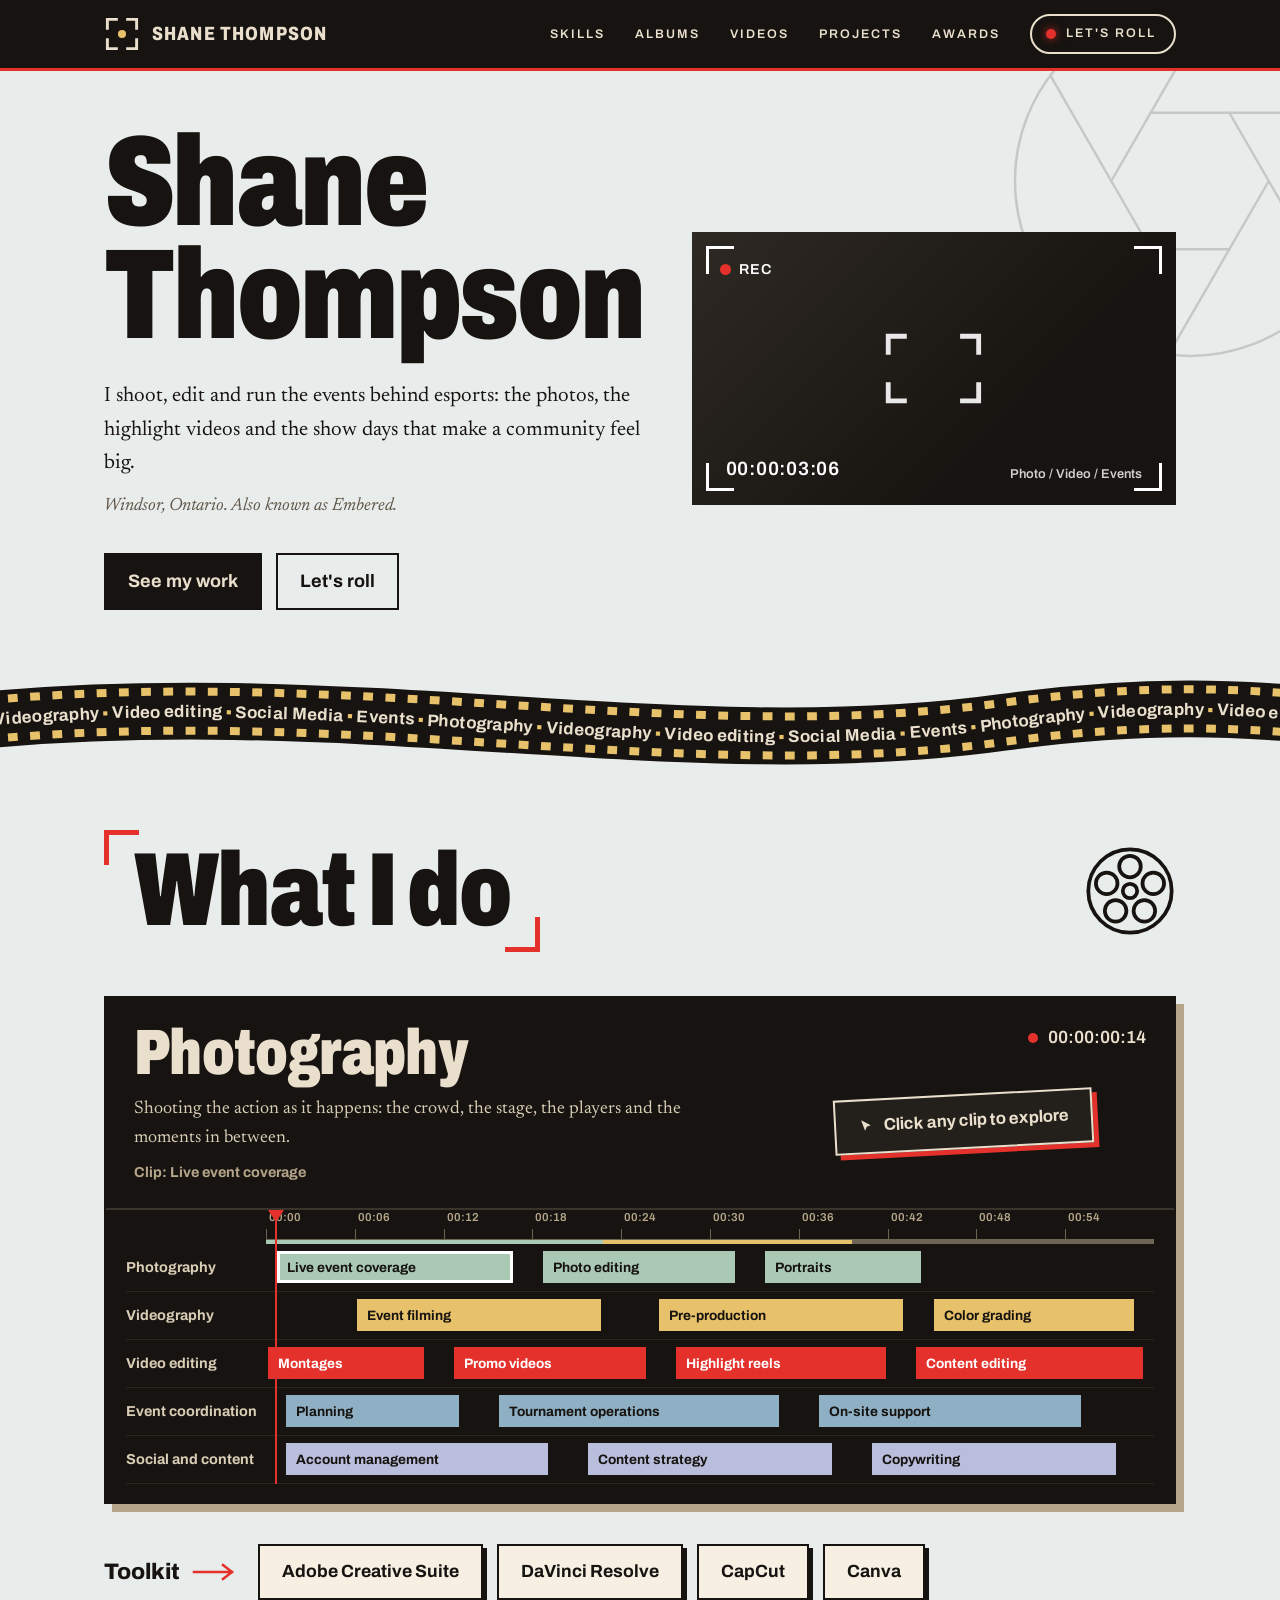
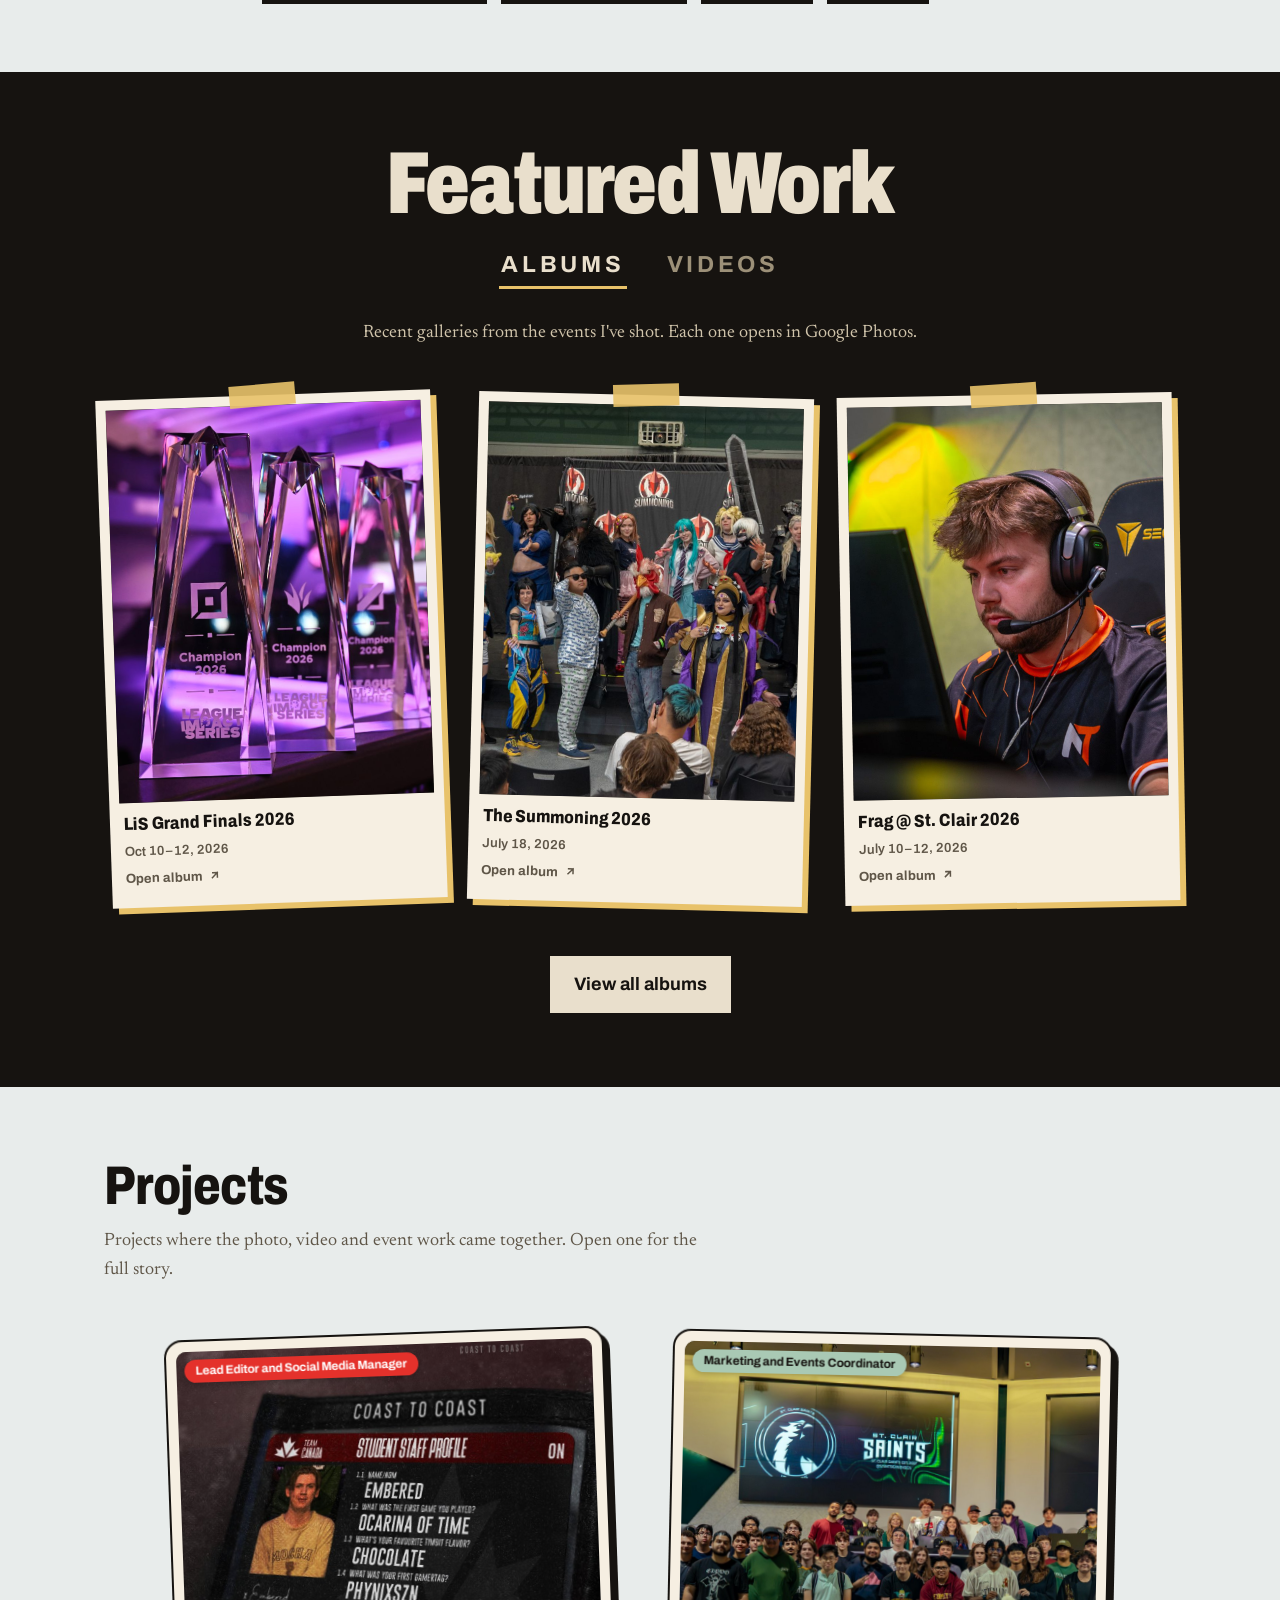
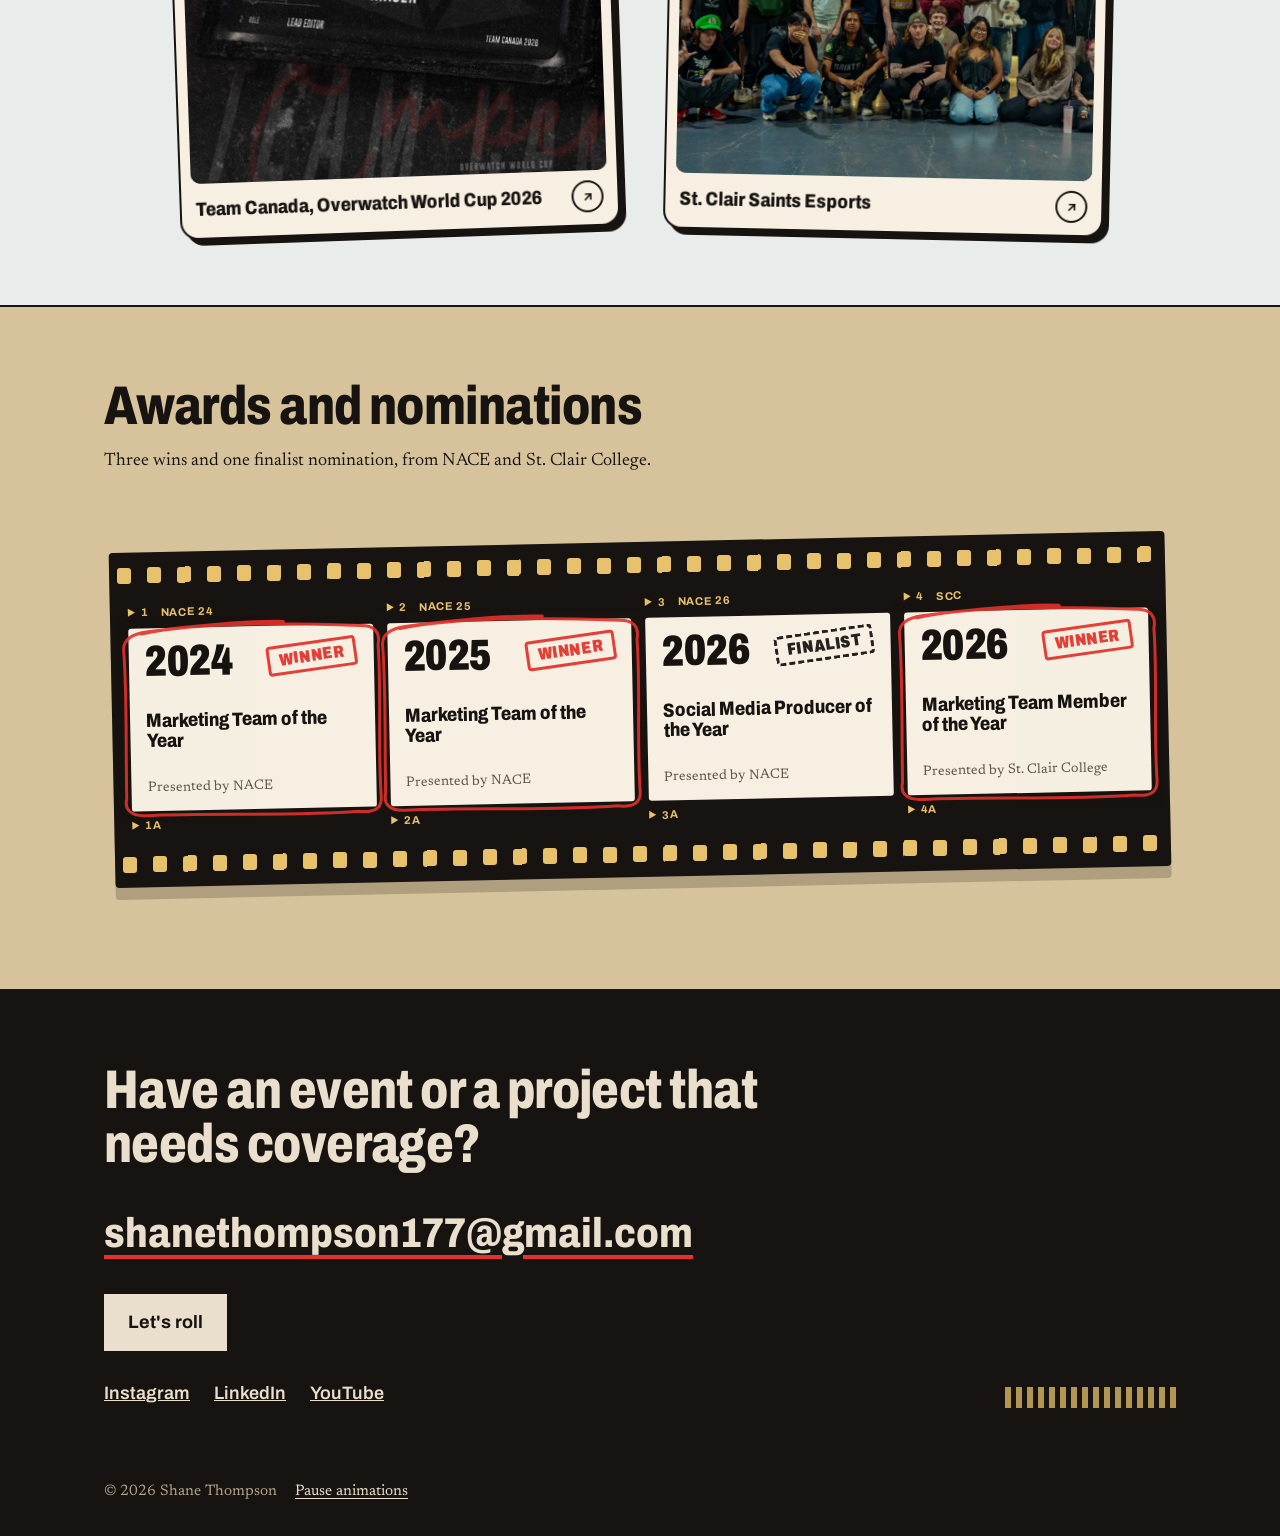
<file: index.html>
<!DOCTYPE html>
<html lang="en">
<head>
<meta charset="utf-8">
<meta name="viewport" content="width=device-width, initial-scale=1">
<title>Shane Thompson (Embered) | Photography, Video Editing & Events</title>
<meta name="description" content="Portfolio of Shane Thompson, a photographer, videographer, editor and events coordinator in Windsor, Ontario working in esports.">
<link rel="preconnect" href="https://fonts.googleapis.com">
<link rel="preconnect" href="https://fonts.gstatic.com" crossorigin>
<link href="https://fonts.googleapis.com/css2?family=Archivo:wdth,wght@62..125,500..900&family=Newsreader:ital,opsz,wght@0,6..72,400..600;1,6..72,400&display=swap" rel="stylesheet">
<link rel="stylesheet" href="styles.css?v=3">
</head>
<body>
<a class="skip" href="#main">Skip to content</a>
<header>
  <div class="wrap">
    <a class="mark" href="#top"><svg class="mk-vf" viewBox="0 0 32 32" aria-hidden="true"><g class="br"><path d="M3 11V3h8M21 3h8v8M29 21v8h-8M11 29H3v-8"/></g><circle cx="16" cy="16" r="3.6"/></svg><span class="mk-name">Shane Thompson</span></a>
    <nav aria-label="Main"><ul>
      <li><a href="#skills">Skills</a></li>
      <li class="nv-al"><a href="albums.html">Albums</a></li>
      <li class="nv-al"><a href="videos.html">Videos</a></li>
      <li><a href="#work">Projects</a></li>
      <li><a href="#awards">Awards</a></li>
      <li class="nv-contact"><a href="contact.html">Contact</a></li>
      <li class="nv-cta"><a class="nv-btn" href="contact.html">Let's roll</a></li>
    </ul></nav>
  </div>
</header>

<main id="main">
<section class="hero" id="top">
  <svg class="deco ap" viewBox="0 0 24 24" aria-hidden="true"><circle cx="12" cy="12" r="10"/><path d="M14.25 8.10L19.98 18.03"/><path d="M16.50 12.00L10.77 21.92"/><path d="M14.25 15.90L2.79 15.90"/><path d="M9.75 15.90L4.02 5.97"/><path d="M7.50 12.00L13.23 2.08"/><path d="M9.75 8.10L21.21 8.10"/></svg>
  <div class="wrap">
    <div>
      <h1>Shane<br>Thompson</h1>
      <p class="lead">I shoot, edit and run the events behind esports: the photos, the highlight videos and the show days that make a community feel big.</p>
      <p class="where">Windsor, Ontario. Also known as Embered.</p>
      <div class="btns">
        <a class="btn fill" href="#work">See my work</a>
        <a class="btn" href="contact.html">Let's roll</a>
      </div>
    </div>
    <div class="vf" role="img" aria-label="Camera viewfinder graphic with a running timecode">
      <i class="a"></i><i class="b"></i><i class="c"></i><i class="d"></i>
      <div class="rec"><b></b>REC</div>
      <svg class="af" viewBox="0 0 60 44" aria-hidden="true"><path d="M2 12V2h10M48 2h10v10M58 32v10H48M12 42H2V32"/></svg>
      <span class="tc" id="tc">00:00:00:00</span>
      <small>Photo / Video / Events</small>
    </div>
  </div>
</section>

<div class="ticker" aria-hidden="true" data-phrases="Photography|Videography|Video editing|Social Media|Events">
  <svg viewBox="0 8 1440 104" preserveAspectRatio="xMidYMid slice">
    <path id="fsc" class="body" d="M-60 62C380 12 760 112 1130 60C1290 38 1400 44 1500 54"/>
    <path class="hole" d="M-60 40C380 -10 760 90 1130 38C1290 16 1400 22 1500 32"/>
    <path class="hole" d="M-60 84C380 34 760 134 1130 82C1290 60 1400 66 1500 76"/>
    <text dy="7"><textPath href="#fsc" startOffset="0"></textPath></text>
  </svg>
</div>
<section class="block" id="skills">
  <div class="wrap">
    <div class="skhead">
      <h2 class="io">What I do</h2>
      <svg class="deco ic-reel" viewBox="0 0 64 64" aria-hidden="true"><circle cx="32" cy="32" r="29"/><circle cx="32" cy="32" r="5"/><circle cx="32.0" cy="15.0" r="7.5"/><circle cx="48.2" cy="26.7" r="7.5"/><circle cx="42.0" cy="45.8" r="7.5"/><circle cx="22.0" cy="45.8" r="7.5"/><circle cx="15.8" cy="26.7" r="7.5"/></svg>
    </div>
    <div class="nle">
      <div class="mon" aria-live="polite">
        <div class="mtc"><b></b><span id="mtc">00:00:00:00</span></div>
        <h3 id="mt">Photography</h3>
        <p id="md">Shooting the action as it happens: the crowd, the stage, the players and the moments in between.</p>
        <div class="sel" id="ms"></div>
        <div class="hint"><svg width="16" height="16" viewBox="0 0 24 24" fill="currentColor" stroke="#161310" stroke-width="1.5" stroke-linejoin="round" aria-hidden="true"><path d="M5 3l14 8-6 2-3 6z"/></svg>Click any clip to explore</div>
      </div>
      <div class="scroll"><div class="inner" id="tl" role="group" aria-label="Skills timeline. Select a clip to see details.">
        <div class="ruler" aria-hidden="true"><span style="left:0%">00:00</span><span style="left:10%">00:06</span><span style="left:20%">00:12</span><span style="left:30%">00:18</span><span style="left:40%">00:24</span><span style="left:50%">00:30</span><span style="left:60%">00:36</span><span style="left:70%">00:42</span><span style="left:80%">00:48</span><span style="left:90%">00:54</span></div>
        <div class="rbar" aria-hidden="true"></div>
    <div class="lane"><span class="lb">Photography</span><div class="trk"><button class="clip" style="--c:#A9C9B4;left:1%;width:27%" data-t="0" data-l="Live event coverage" data-d="Shooting the action as it happens: the crowd, the stage, the players and the moments in between." data-p="1" aria-pressed="false">Live event coverage</button><button class="clip" style="--c:#A9C9B4;left:31%;width:22%" data-t="0" data-l="Photo editing" data-d="Culling, color and retouching so every gallery looks consistent and is ready to post." data-p="31" aria-pressed="false">Photo editing</button><button class="clip" style="--c:#A9C9B4;left:56%;width:18%" data-t="0" data-l="Portraits" data-d="Player and team portraits with clean lighting that give profiles and promos a polished look." data-p="56" aria-pressed="false">Portraits</button></div></div>
    <div class="lane"><span class="lb">Videography</span><div class="trk"><button class="clip" style="--c:#E8C26A;left:10%;width:28%" data-t="1" data-l="Event filming" data-d="Capturing live events on camera, from wide shots of the room to close-up reactions." data-p="10" aria-pressed="false">Event filming</button><button class="clip" style="--c:#E8C26A;left:44%;width:28%" data-t="1" data-l="Pre-production" data-d="Planning the shoot ahead of time: shot lists, locations, schedules and gear." data-p="44" aria-pressed="false">Pre-production</button><button class="clip" style="--c:#E8C26A;left:75%;width:23%" data-t="1" data-l="Color grading" data-d="Grading footage in DaVinci Resolve so every shot matches and the final video has a consistent, polished look." data-p="75" aria-pressed="false">Color grading</button></div></div>
    <div class="lane"><span class="lb">Video editing</span><div class="trk"><button class="clip red" style="--c:#E4312B;left:0%;width:18%" data-t="2" data-l="Montages" data-d="Fast, music-driven cuts that turn a season or an event into a story." data-p="0" aria-pressed="false">Montages</button><button class="clip red" style="--c:#E4312B;left:21%;width:22%" data-t="2" data-l="Promo videos" data-d="Promotional and campaign videos that announce events and build hype." data-p="21" aria-pressed="false">Promo videos</button><button class="clip red" style="--c:#E4312B;left:46%;width:24%" data-t="2" data-l="Highlight reels" data-d="The best plays and moments, cut tight for social posts and stream recaps." data-p="46" aria-pressed="false">Highlight reels</button><button class="clip red" style="--c:#E4312B;left:73%;width:26%" data-t="2" data-l="Content editing" data-d="Everyday social content, from short clips to recaps, edited to fit each platform." data-p="73" aria-pressed="false">Content editing</button></div></div>
    <div class="lane"><span class="lb">Event coordination</span><div class="trk"><button class="clip" style="--c:#8FB0C4;left:2%;width:20%" data-t="3" data-l="Planning" data-d="Building the run of show: timelines, logistics and the details behind a smooth event." data-p="2" aria-pressed="false">Planning</button><button class="clip" style="--c:#8FB0C4;left:26%;width:32%" data-t="3" data-l="Tournament operations" data-d="Keeping brackets, schedules and players on track so the competition runs smoothly." data-p="26" aria-pressed="false">Tournament operations</button><button class="clip" style="--c:#8FB0C4;left:62%;width:30%" data-t="3" data-l="On-site support" data-d="Hands-on help on show day, solving problems and keeping the team and event moving." data-p="62" aria-pressed="false">On-site support</button></div></div>
    <div class="lane"><span class="lb">Social and content</span><div class="trk"><button class="clip" style="--c:#B9BEDC;left:2%;width:30%" data-t="4" data-l="Account management" data-d="Running day-to-day posting, community replies and channel upkeep across platforms." data-p="2" aria-pressed="false">Account management</button><button class="clip" style="--c:#B9BEDC;left:36%;width:28%" data-t="4" data-l="Content strategy" data-d="Planning what to post, when and why, built around goals and audience." data-p="36" aria-pressed="false">Content strategy</button><button class="clip" style="--c:#B9BEDC;left:68%;width:28%" data-t="4" data-l="Copywriting" data-d="Captions, announcements and campaign copy that sound like the brand." data-p="68" aria-pressed="false">Copywriting</button></div></div>
        <div class="playhead" id="head" aria-hidden="true"></div>
      </div></div>
    </div>
    <p class="kit"><span class="l">Toolkit<svg width="46" height="20" viewBox="0 0 46 20" aria-hidden="true"><path d="M2 10h38M31 3l9 7-9 7"/></svg></span><span class="t">Adobe Creative Suite</span><span class="t">DaVinci Resolve</span><span class="t">CapCut</span><span class="t">Canva</span></p>
  </div>
</section>

<section class="block feat" id="albums">
  <div class="wrap">
    <span id="videos" class="vanchor"></span>
    <h2 class="ftitle">Featured Work</h2>
    <div class="ftabs" role="tablist" aria-label="Featured work">
      <button type="button" role="tab" id="tab-albums" class="on" aria-selected="true" aria-controls="pn-albums">Albums</button>
      <button type="button" role="tab" id="tab-videos" aria-selected="false" aria-controls="pn-videos" tabindex="-1">Videos</button>
    </div>
    <div class="fview">
      <div class="ftrack">
        <div class="fpanel" id="pn-albums" role="tabpanel" aria-labelledby="tab-albums">
          <p class="intro">Recent galleries from the events I've shot. Each one opens in Google Photos.</p>
        <!-- Featured albums: replace each href with the album's Google Photos share link, and add a cover photo at images/albums/<name>/cover.jpg (portrait, about 4:5). Copy an <a class="al"> block to add more. -->
        <div class="als">
          <a class="al" href="https://photos.app.goo.gl/d2qjVAx8taKaibPC6" target="_blank" rel="noopener" style="--r:-2deg">
            <span class="al-tape" aria-hidden="true"></span>
            <div class="al-img"><img src="images/albums/lis-2026/cover.jpg" alt="Champion trophies lined up at League Impact Series 2026" style="object-position:22% 50%" loading="lazy" decoding="async"></div>
            <div class="al-cap"><h3>LiS Grand Finals 2026</h3><p class="al-date">Oct 10–12, 2026</p><span>Open album <svg width="12" height="12" viewBox="0 0 24 24" fill="none" stroke="currentColor" stroke-width="3" stroke-linecap="square" aria-hidden="true"><path d="M7 17 17 7M8 7h9v9"/></svg></span></div>
          </a>
          <a class="al" href="https://photos.app.goo.gl/BAirNBNENMz6Ticj6" target="_blank" rel="noopener" style="--r:1.4deg">
            <span class="al-tape" aria-hidden="true"></span>
            <div class="al-img"><img src="images/albums/the-summoning-2026/cover.jpg" alt="Cosplayers posing on stage at The Summoning 2026" style="object-position:55% 50%" loading="lazy" decoding="async"></div>
            <div class="al-cap"><h3>The Summoning 2026</h3><p class="al-date">July 18, 2026</p><span>Open album <svg width="12" height="12" viewBox="0 0 24 24" fill="none" stroke="currentColor" stroke-width="3" stroke-linecap="square" aria-hidden="true"><path d="M7 17 17 7M8 7h9v9"/></svg></span></div>
          </a>
          <a class="al" href="https://photos.app.goo.gl/i5zb3TWGw64ADu737" target="_blank" rel="noopener" style="--r:-1deg">
            <span class="al-tape" aria-hidden="true"></span>
            <div class="al-img"><img src="images/albums/frag-st-clair-2026/cover.jpg" alt="A player focused on his screen at Frag @ St. Clair" style="object-position:40% 40%" loading="lazy" decoding="async"></div>
            <div class="al-cap"><h3>Frag @ St. Clair 2026</h3><p class="al-date">July 10–12, 2026</p><span>Open album <svg width="12" height="12" viewBox="0 0 24 24" fill="none" stroke="currentColor" stroke-width="3" stroke-linecap="square" aria-hidden="true"><path d="M7 17 17 7M8 7h9v9"/></svg></span></div>
          </a>
        </div>
        <div class="al-more"><a class="btn light" href="albums.html">View all albums</a></div>
        </div>
        <div class="fpanel" id="pn-videos" role="tabpanel" aria-labelledby="tab-videos" aria-hidden="true" inert>
          <p class="intro">A few edits I'm proud of. Each one plays on YouTube.</p>
          <!-- Featured videos: for each card paste the YouTube video ID into data-yt (the part after v= in the link), then edit the title, the meta line, your role(s) and the short description. The thumbnail loads from YouTube by itself. -->
          <div class="vds">
            <a class="vd" data-yt="" href="https://www.youtube.com/" target="_blank" rel="noopener">
              <div class="vd-img"><span class="vd-play" aria-hidden="true"><svg width="22" height="22" viewBox="0 0 24 24" fill="currentColor" aria-hidden="true"><path d="M8 5v14l11-7z"/></svg></span></div>
              <div class="vd-cap">
                <h3>Video title 1</h3>
                <p class="al-date">Category · Date</p>
                <p class="vd-role"><b>My role</b> Editor · Motion graphics · Colour</p>
                <p class="vd-desc">What this video was for, what I accomplished, and what I did on it. Replace this with 2 to 3 sentences.</p>
              </div>
            </a>
            <a class="vd" data-yt="" href="https://www.youtube.com/" target="_blank" rel="noopener">
              <div class="vd-img"><span class="vd-play" aria-hidden="true"><svg width="22" height="22" viewBox="0 0 24 24" fill="currentColor" aria-hidden="true"><path d="M8 5v14l11-7z"/></svg></span></div>
              <div class="vd-cap">
                <h3>Video title 2</h3>
                <p class="al-date">Category · Date</p>
                <p class="vd-role"><b>My role</b> Editor · Motion graphics · Colour</p>
                <p class="vd-desc">What this video was for, what I accomplished, and what I did on it. Replace this with 2 to 3 sentences.</p>
              </div>
            </a>
            <a class="vd" data-yt="" href="https://www.youtube.com/" target="_blank" rel="noopener">
              <div class="vd-img"><span class="vd-play" aria-hidden="true"><svg width="22" height="22" viewBox="0 0 24 24" fill="currentColor" aria-hidden="true"><path d="M8 5v14l11-7z"/></svg></span></div>
              <div class="vd-cap">
                <h3>Video title 3</h3>
                <p class="al-date">Category · Date</p>
                <p class="vd-role"><b>My role</b> Editor · Motion graphics · Colour</p>
                <p class="vd-desc">What this video was for, what I accomplished, and what I did on it. Replace this with 2 to 3 sentences.</p>
              </div>
            </a>
          </div>
          <div class="al-more"><a class="btn light" href="videos.html">Video portfolio</a></div>
        </div>
      </div>
    </div>
  </div>
</section>

<section class="block" id="work">
  <div class="wrap has-deco">
    <h2>Projects</h2>
    <p class="intro">Projects where the photo, video and event work came together. Open one for the full story.</p>
    <!-- Photocards: add a photo at images/<project>/card.jpg (portrait, about 4:5, e.g. 1200x1500). To add a card, copy one <a class="pcard"> block. -->
    <div class="cards">
      <a class="pcard" href="team-canada-owwc-2026.html" style="--c:#E4312B;--cf:#fff;--r:-2deg">
        <div class="pc-in">
          <div class="pc-img"><img src="images/team-canada/card.jpg" alt="" loading="lazy" decoding="async"><span class="pc-tag">Lead Editor and Social Media Manager</span><span class="pc-date">2026</span></div>
          <div class="pc-cap"><h3>Team Canada, Overwatch World Cup 2026</h3><span class="pc-go" aria-hidden="true"><svg width="13" height="13" viewBox="0 0 24 24" fill="none" stroke="currentColor" stroke-width="3" stroke-linecap="square" aria-hidden="true"><path d="M7 17 17 7M8 7h9v9"/></svg></span></div>
        </div>
      </a>
      <a class="pcard" href="st-clair-saints.html" style="--c:#A9C9B4;--cf:#161310;--r:1.2deg">
        <div class="pc-in">
          <div class="pc-img"><img src="images/st-clair-saints/card.jpg" alt="" loading="lazy" decoding="async"><span class="pc-tag">Marketing and Events Coordinator</span><span class="pc-date">2023 &ndash; Present</span></div>
          <div class="pc-cap"><h3>St. Clair Saints Esports</h3><span class="pc-go" aria-hidden="true"><svg width="13" height="13" viewBox="0 0 24 24" fill="none" stroke="currentColor" stroke-width="3" stroke-linecap="square" aria-hidden="true"><path d="M7 17 17 7M8 7h9v9"/></svg></span></div>
        </div>
      </a>
    </div>
  </div>
</section>

<section class="block awards" id="awards">
  <div class="wrap">
    <h2>Awards and nominations</h2>
    <p class="aw-intro">Three wins and one finalist nomination, from NACE and St. Clair College.</p>
    <div class="reel-wrap" role="region" aria-label="Awards film strip, scrolls sideways on small screens" tabindex="0">
      <ol class="reel" role="list">
        <li class="fr win">
          <div class="fr-edge"><span>1</span><span>NACE 24</span></div>
          <div class="fr-win">
            <svg class="grease" viewBox="0 0 100 100" preserveAspectRatio="none" aria-hidden="true"><path d="M7 5C30-1 68 1 93 3c6 0 8 4 7 10 1 26-1 54 0 80 0 6-3 8-9 7-28 2-58-1-84 0-6 0-8-4-7-9 0-28 1-54 0-78 0-5 3-8 9-9 14-2 36-5 54-4" vector-effect="non-scaling-stroke"/></svg>
            <div class="fr-top"><span class="fr-big">2024</span><span class="stamp">Winner</span></div>
            <h3 class="fr-name">Marketing Team of the Year</h3>
            <span class="fr-by">Presented by NACE</span>
          </div>
          <div class="fr-edge"><span>1A</span></div>
        </li>
        <li class="fr win">
          <div class="fr-edge"><span>2</span><span>NACE 25</span></div>
          <div class="fr-win">
            <svg class="grease" viewBox="0 0 100 100" preserveAspectRatio="none" aria-hidden="true"><path d="M7 5C30-1 68 1 93 3c6 0 8 4 7 10 1 26-1 54 0 80 0 6-3 8-9 7-28 2-58-1-84 0-6 0-8-4-7-9 0-28 1-54 0-78 0-5 3-8 9-9 14-2 36-5 54-4" vector-effect="non-scaling-stroke"/></svg>
            <div class="fr-top"><span class="fr-big">2025</span><span class="stamp">Winner</span></div>
            <h3 class="fr-name">Marketing Team of the Year</h3>
            <span class="fr-by">Presented by NACE</span>
          </div>
          <div class="fr-edge"><span>2A</span></div>
        </li>
        <li class="fr fin">
          <div class="fr-edge"><span>3</span><span>NACE 26</span></div>
          <div class="fr-win">
            
            <div class="fr-top"><span class="fr-big">2026</span><span class="stamp">Finalist</span></div>
            <h3 class="fr-name">Social Media Producer of the Year</h3>
            <span class="fr-by">Presented by NACE</span>
          </div>
          <div class="fr-edge"><span>3A</span></div>
        </li>
        <li class="fr win">
          <div class="fr-edge"><span>4</span><span>SCC</span></div>
          <div class="fr-win">
            <svg class="grease" viewBox="0 0 100 100" preserveAspectRatio="none" aria-hidden="true"><path d="M7 5C30-1 68 1 93 3c6 0 8 4 7 10 1 26-1 54 0 80 0 6-3 8-9 7-28 2-58-1-84 0-6 0-8-4-7-9 0-28 1-54 0-78 0-5 3-8 9-9 14-2 36-5 54-4" vector-effect="non-scaling-stroke"/></svg>
            <div class="fr-top"><span class="fr-big">2026</span><span class="stamp">Winner</span></div>
            <h3 class="fr-name">Marketing Team Member of the Year</h3>
            <span class="fr-by">Presented by St. Clair College</span>
          </div>
          <div class="fr-edge"><span>4A</span></div>
        </li>
      </ol>
    </div>
  </div>
</section>

<section class="block contact" id="contact">
  <div class="wrap has-deco">
    <div class="wave" aria-hidden="true"><span style="--t:1.2s;--d:0s"></span><span style="--t:1.7s;--d:-0.3s"></span><span style="--t:0.9s;--d:-0.6s"></span><span style="--t:1.4s;--d:-0.2s"></span><span style="--t:2.0s;--d:-0.9s"></span><span style="--t:1.0s;--d:-0.4s"></span><span style="--t:1.6s;--d:-0.1s"></span><span style="--t:1.3s;--d:-0.7s"></span><span style="--t:0.8s;--d:-0.5s"></span><span style="--t:1.8s;--d:-0.8s"></span><span style="--t:1.1s;--d:-0.2s"></span><span style="--t:1.5s;--d:-0.6s"></span><span style="--t:0.9s;--d:-0.3s"></span><span style="--t:1.9s;--d:-0.1s"></span><span style="--t:1.2s;--d:-0.7s"></span><span style="--t:1.0s;--d:-0.4s"></span></div>
    <h2>Have an event or a project that needs coverage?</h2>
    <span class="mail">shanethompson177@gmail.com</span>
    <p class="cta-row"><a class="btn light" href="contact.html">Let's roll</a></p>
    <ul>
      <li><a href="#">Instagram</a></li>
      <li><a href="#">LinkedIn</a></li>
      <li><a href="#">YouTube</a></li>
    </ul>
  </div>
</section>
</main>

<footer><div class="wrap">© <span id="yr">2026</span> Shane Thompson</div></footer>

<script src="site.js?v=3" defer></script>
</body>
</html>
</file>
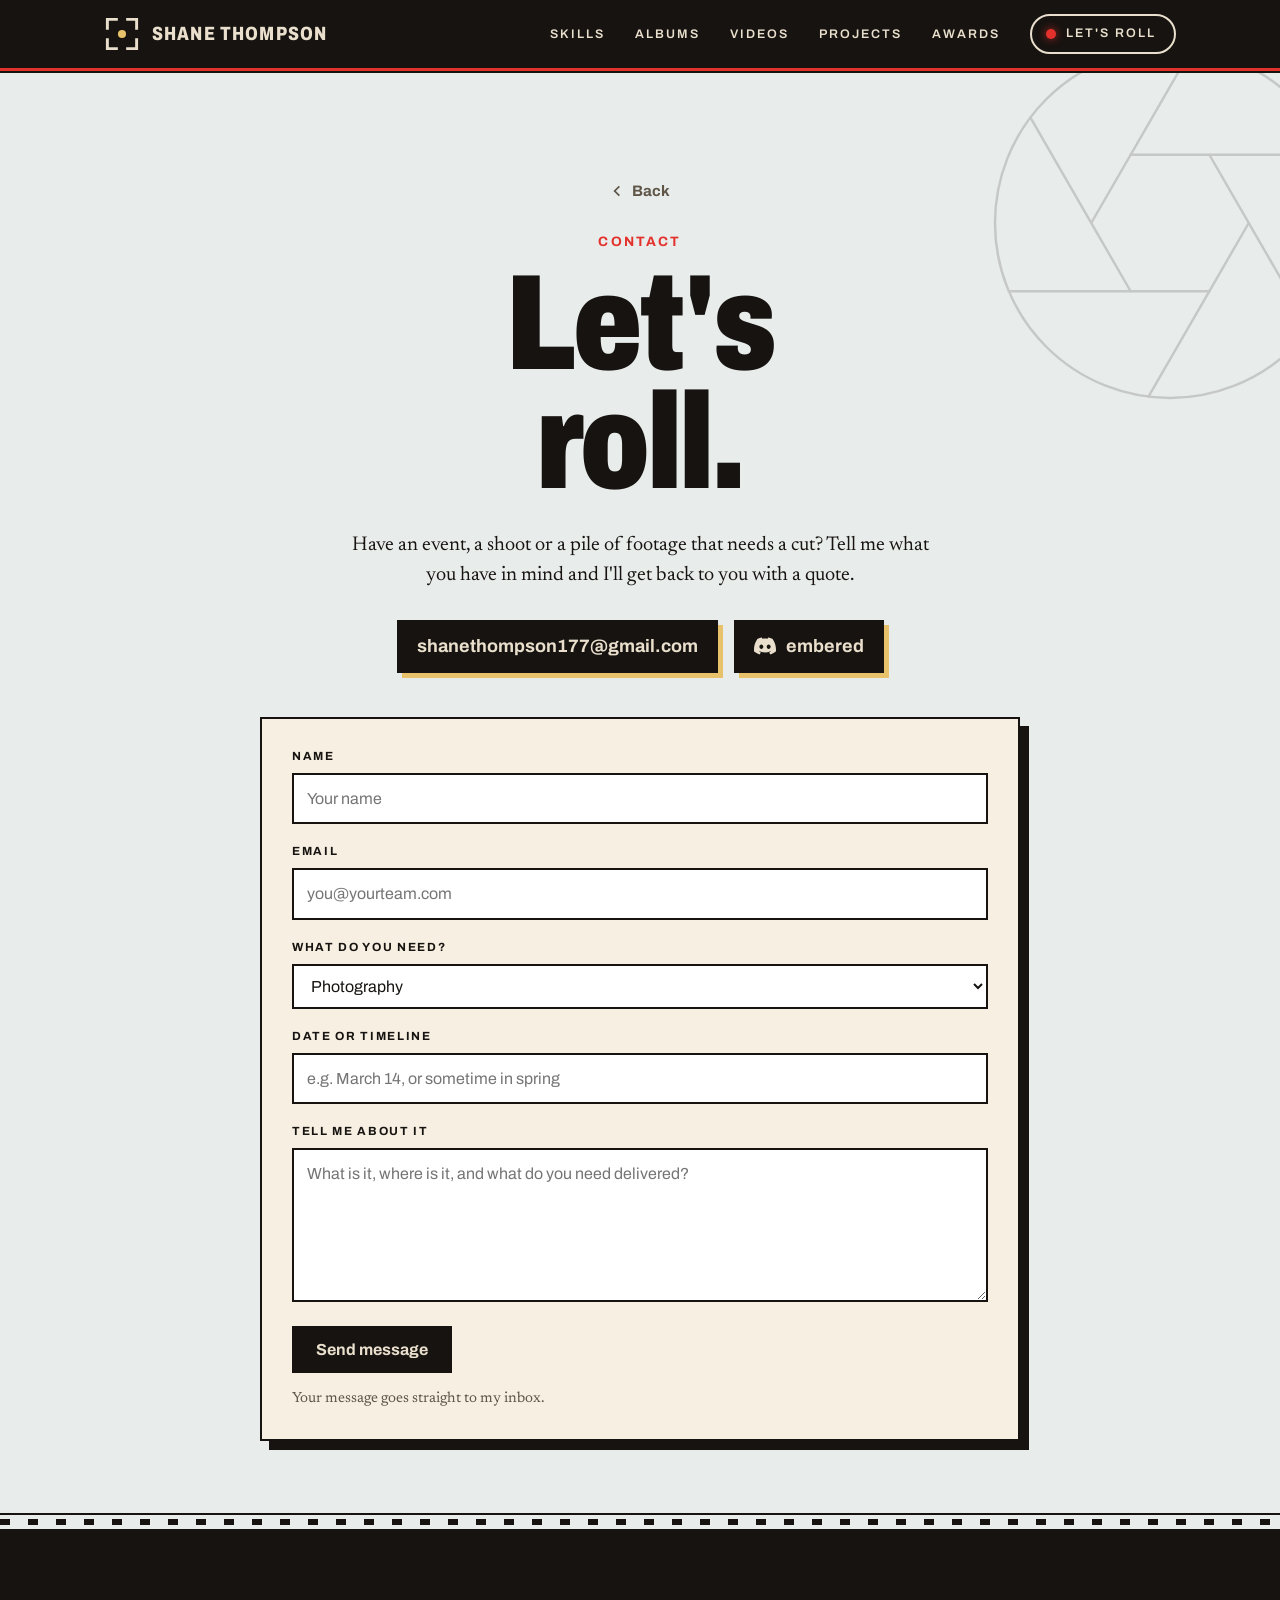
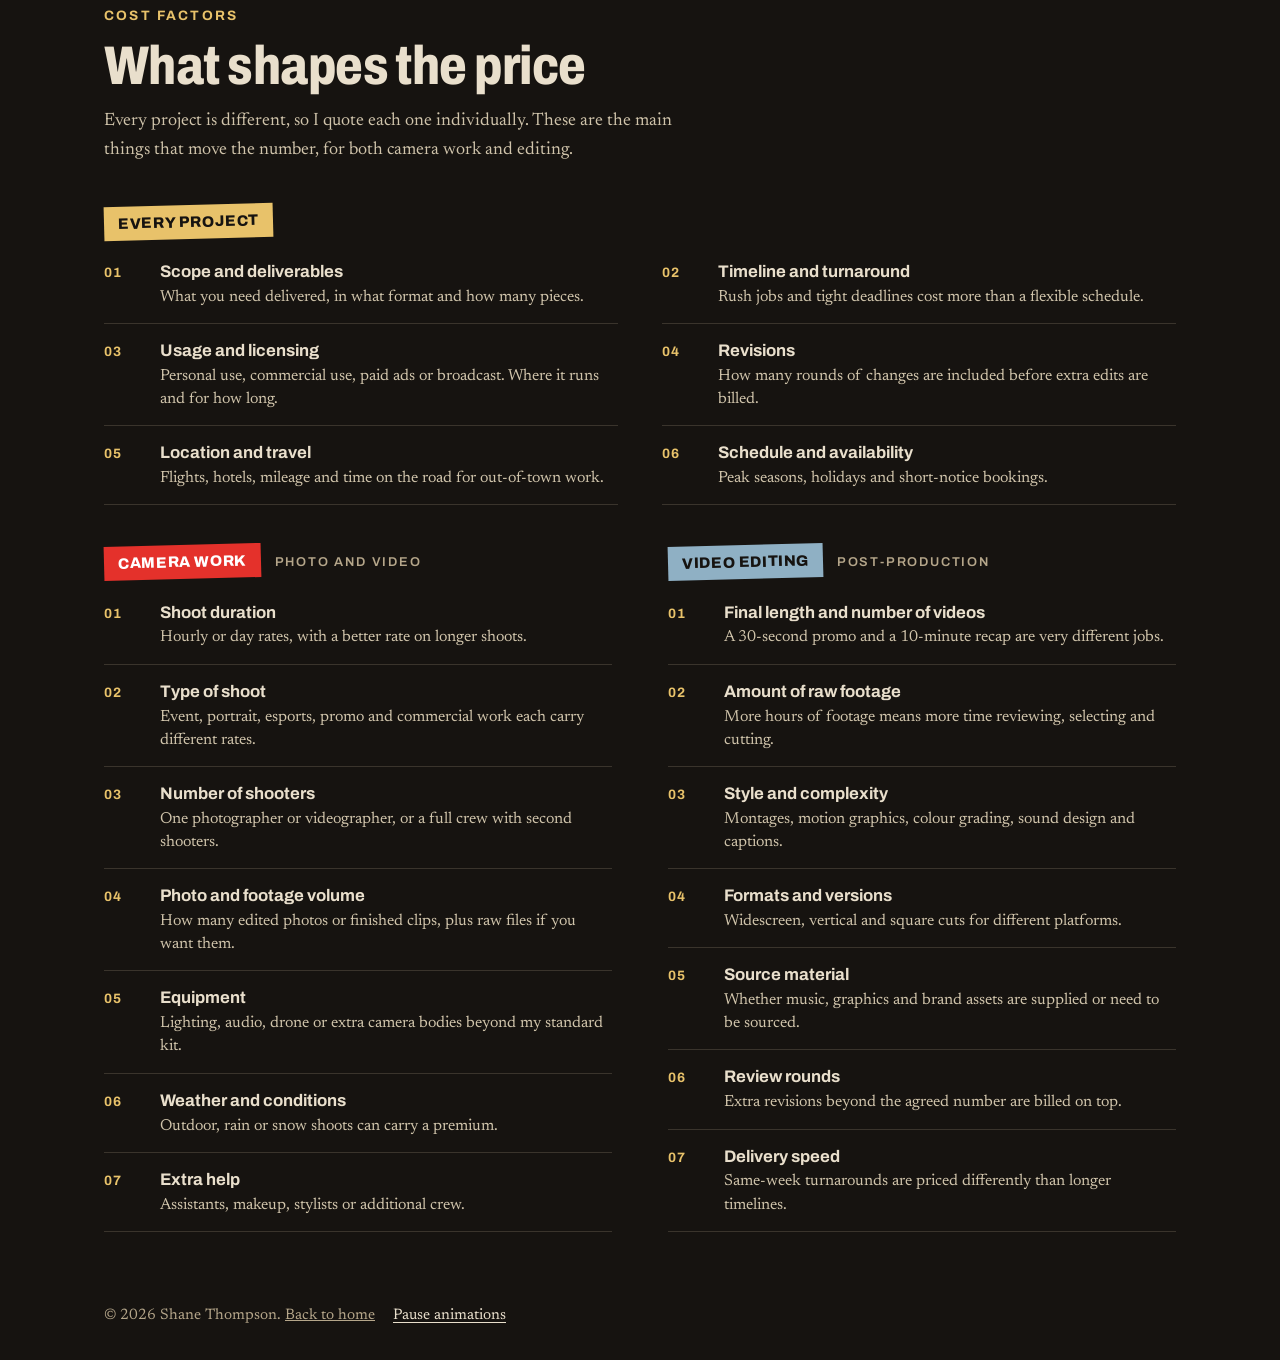
<file: contact.html>
<!DOCTYPE html>
<html lang="en">
<head>
<meta charset="utf-8">
<meta name="viewport" content="width=device-width, initial-scale=1">
<title>Contact | Shane Thompson</title>
<meta name="description" content="Get in touch with Shane Thompson for photography, video editing and event work, and see what shapes the cost of a project.">
<link rel="preconnect" href="https://fonts.googleapis.com">
<link rel="preconnect" href="https://fonts.gstatic.com" crossorigin>
<link href="https://fonts.googleapis.com/css2?family=Archivo:wdth,wght@62..125,500..900&family=Newsreader:ital,opsz,wght@0,6..72,400..600;1,6..72,400&display=swap" rel="stylesheet">
<link rel="stylesheet" href="styles.css?v=3">
</head>
<body>
<a class="skip" href="#main">Skip to content</a>
<header>
  <div class="wrap">
    <a class="mark" href="index.html"><svg class="mk-vf" viewBox="0 0 32 32" aria-hidden="true"><g class="br"><path d="M3 11V3h8M21 3h8v8M29 21v8h-8M11 29H3v-8"/></g><circle cx="16" cy="16" r="3.6"/></svg><span class="mk-name">Shane Thompson</span></a>
    <nav aria-label="Main"><ul>
      <li><a href="index.html#skills">Skills</a></li>
      <li class="nv-al"><a href="albums.html">Albums</a></li>
      <li class="nv-al"><a href="videos.html">Videos</a></li>
      <li><a href="index.html#work">Projects</a></li>
      <li><a href="index.html#awards">Awards</a></li>
      <li class="nv-contact"><a href="contact.html">Contact</a></li>
      <li class="nv-cta"><a class="nv-btn" href="contact.html">Let's roll</a></li>
    </ul></nav>
  </div>
</header>

<main id="main">
  <section class="block cp-top">
    <svg class="deco ap" viewBox="0 0 24 24" aria-hidden="true"><circle cx="12" cy="12" r="10"/><path d="M14.25 8.10L19.98 18.03"/><path d="M16.50 12.00L10.77 21.92"/><path d="M14.25 15.90L2.79 15.90"/><path d="M9.75 15.90L4.02 5.97"/><path d="M7.50 12.00L13.23 2.08"/><path d="M9.75 8.10L21.21 8.10"/></svg>
    <div class="wrap cp-grid">
      <div class="cp-copy">
        <a class="back" href="index.html"><svg width="14" height="14" viewBox="0 0 24 24" fill="none" stroke="currentColor" stroke-width="3" stroke-linecap="square" aria-hidden="true"><path d="M15 5 8 12l7 7"/></svg>Back</a>
        <p class="eyebrow cp-eye">Contact</p>
        <h1 class="cp-title">Let's<br>roll.</h1>
        <p class="lead">Have an event, a shoot or a pile of footage that needs a cut? Tell me what you have in mind and I'll get back to you with a quote.</p>
        
        <div class="cp-boxes">
          <div class="cp-mail">shanethompson177@gmail.com</div>
          <div class="cp-mail cp-dc"><svg class="dc-logo" viewBox="0 0 24 24" aria-hidden="true"><path d="M20.317 4.3698a19.7913 19.7913 0 00-4.8851-1.5152.0741.0741 0 00-.0785.0371c-.211.3753-.4447.8648-.6083 1.2495-1.8447-.2762-3.68-.2762-5.4868 0-.1636-.3933-.4058-.8742-.6177-1.2495a.077.077 0 00-.0785-.037 19.7363 19.7363 0 00-4.8852 1.515.0699.0699 0 00-.0321.0277C.5334 9.0458-.319 13.5799.0992 18.0578a.0824.0824 0 00.0312.0561c2.0528 1.5076 4.0413 2.4228 5.9929 3.0294a.0777.0777 0 00.0842-.0276c.4616-.6304.8731-1.2952 1.226-1.9942a.076.076 0 00-.0416-.1057c-.6528-.2476-1.2743-.5495-1.8722-.8923a.077.077 0 01-.0076-.1277c.1258-.0943.2517-.1923.3718-.2914a.0743.0743 0 01.0776-.0105c3.9278 1.7933 8.18 1.7933 12.0614 0a.0739.0739 0 01.0785.0095c.1202.099.246.1981.3728.2924a.077.077 0 01-.0066.1276 12.2986 12.2986 0 01-1.873.8914.0766.0766 0 00-.0407.1067c.3604.698.7719 1.3628 1.225 1.9932a.076.076 0 00.0842.0286c1.961-.6067 3.9495-1.5219 6.0023-3.0294a.077.077 0 00.0313-.0552c.5004-5.177-.8382-9.6739-3.5485-13.6604a.061.061 0 00-.0312-.0286zM8.02 15.3312c-1.1825 0-2.1569-1.0857-2.1569-2.419 0-1.3332.9555-2.4189 2.157-2.4189 1.2108 0 2.1757 1.0952 2.1568 2.419 0 1.3332-.9555 2.4189-2.1569 2.4189zm7.9748 0c-1.1825 0-2.1569-1.0857-2.1569-2.419 0-1.3332.9554-2.4189 2.1569-2.4189 1.2108 0 2.1757 1.0952 2.1568 2.419 0 1.3332-.946 2.4189-2.1568 2.4189z"/></svg><span>embered</span></div>
        </div>
      </div>

      <!-- To send submissions straight to your inbox without leaving the page: create a form at formspree.io and paste its link (https://formspree.io/f/XXXXXXXX) into data-endpoint below. While it is empty, the form opens an email draft instead. -->
      <form class="cp-form" id="cform" data-email="shanethompson177@gmail.com" data-endpoint="https://formspree.io/f/xvkavzjp" novalidate>
        <input class="hp" type="text" name="_gotcha" tabindex="-1" autocomplete="off" aria-hidden="true">
        <input type="hidden" name="_subject" value="New project enquiry from your portfolio">
        <div class="cp-thanks" id="cthanks" role="status" hidden>
          <h3>Thanks, got it.</h3>
          <p>Your message is on its way. I'll reply to the email you gave as soon as I can.</p>
        </div>
        <label>Name<input name="name" type="text" autocomplete="name" placeholder="Your name" required></label>
        <label>Email<input name="email" type="email" autocomplete="email" placeholder="you@yourteam.com" required></label>
        <label>What do you need?
          <select name="type">
            <option>Photography</option>
            <option>Videography</option>
            <option>Video editing</option>
            <option>Event coordination</option>
            <option>Social and content</option>
            <option>Something else</option>
          </select>
        </label>
        <label>Date or timeline<input name="when" type="text" placeholder="e.g. March 14, or sometime in spring"></label>
        <label>Tell me about it<textarea name="msg" rows="5" placeholder="What is it, where is it, and what do you need delivered?" required></textarea></label>
        <button class="cp-send" type="submit">Open email draft</button>
        <p class="cp-note" id="cnote" role="status">This opens your email app with the message filled in. Nothing is sent until you press Send.</p>
      </form>
    </div>
  </section>

  <div class="film-rule" aria-hidden="true"></div>

  <section class="block cp-cost">
    <div class="wrap">
      <p class="eyebrow">Cost factors</p>
      <h2>What shapes the price</h2>
      <p class="intro">Every project is different, so I quote each one individually. These are the main things that move the number, for both camera work and editing.</p>

      <div class="cf-all">
        <h3><span class="cf-tag">Every project</span></h3>
        <ul class="cf-list"><li><b>Scope and deliverables</b><span>What you need delivered, in what format and how many pieces.</span></li><li><b>Timeline and turnaround</b><span>Rush jobs and tight deadlines cost more than a flexible schedule.</span></li><li><b>Usage and licensing</b><span>Personal use, commercial use, paid ads or broadcast. Where it runs and for how long.</span></li><li><b>Revisions</b><span>How many rounds of changes are included before extra edits are billed.</span></li><li><b>Location and travel</b><span>Flights, hotels, mileage and time on the road for out-of-town work.</span></li><li><b>Schedule and availability</b><span>Peak seasons, holidays and short-notice bookings.</span></li></ul>
      </div>

      <div class="cf-two">
        <div class="cf-card cf-cam">
          <h3><span class="cf-tag">Camera work</span><i>Photo and video</i></h3>
          <ul class="cf-list"><li><b>Shoot duration</b><span>Hourly or day rates, with a better rate on longer shoots.</span></li><li><b>Type of shoot</b><span>Event, portrait, esports, promo and commercial work each carry different rates.</span></li><li><b>Number of shooters</b><span>One photographer or videographer, or a full crew with second shooters.</span></li><li><b>Photo and footage volume</b><span>How many edited photos or finished clips, plus raw files if you want them.</span></li><li><b>Equipment</b><span>Lighting, audio, drone or extra camera bodies beyond my standard kit.</span></li><li><b>Weather and conditions</b><span>Outdoor, rain or snow shoots can carry a premium.</span></li><li><b>Extra help</b><span>Assistants, makeup, stylists or additional crew.</span></li></ul>
        </div>
        <div class="cf-card cf-vid">
          <h3><span class="cf-tag">Video editing</span><i>Post-production</i></h3>
          <ul class="cf-list"><li><b>Final length and number of videos</b><span>A 30-second promo and a 10-minute recap are very different jobs.</span></li><li><b>Amount of raw footage</b><span>More hours of footage means more time reviewing, selecting and cutting.</span></li><li><b>Style and complexity</b><span>Montages, motion graphics, colour grading, sound design and captions.</span></li><li><b>Formats and versions</b><span>Widescreen, vertical and square cuts for different platforms.</span></li><li><b>Source material</b><span>Whether music, graphics and brand assets are supplied or need to be sourced.</span></li><li><b>Review rounds</b><span>Extra revisions beyond the agreed number are billed on top.</span></li><li><b>Delivery speed</b><span>Same-week turnarounds are priced differently than longer timelines.</span></li></ul>
        </div>
      </div>
    </div>
  </section>
</main>

<footer><div class="wrap">© <span id="yr">2026</span> Shane Thompson. <a href="index.html">Back to home</a></div></footer>
<script src="site.js?v=3" defer></script>
</body>
</html>
</file>
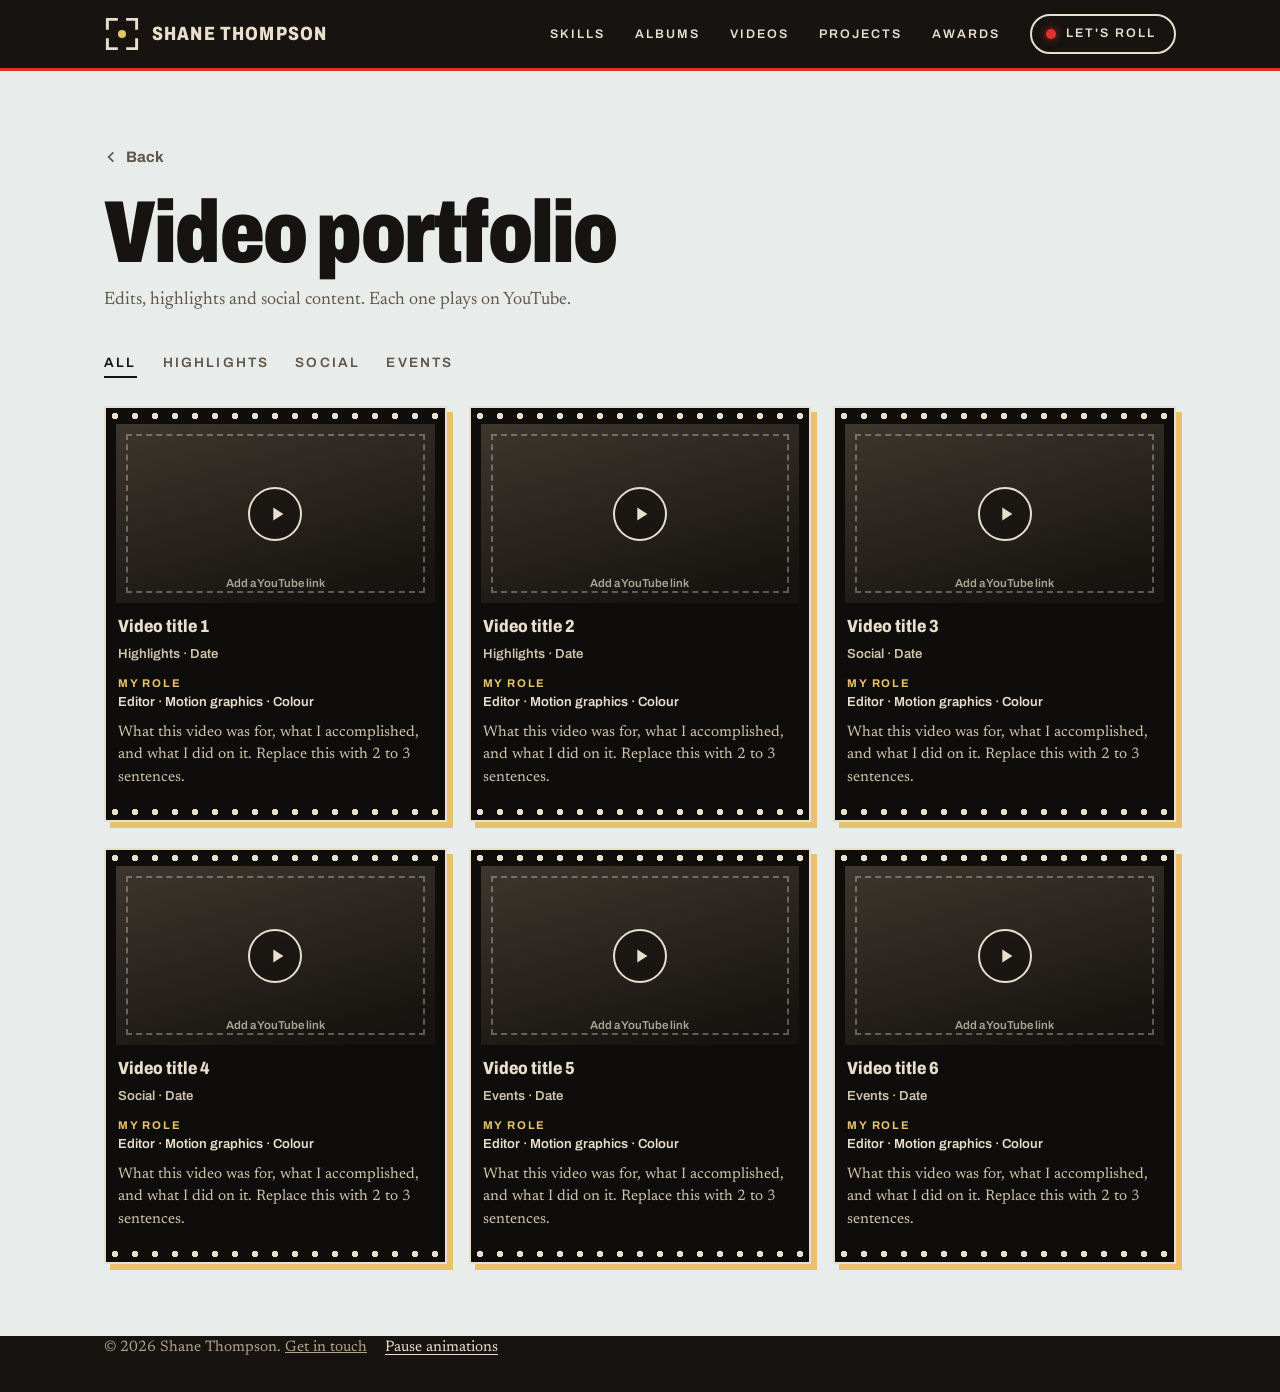
<file: videos.html>
<!DOCTYPE html>
<html lang="en">
<head>
<meta charset="utf-8">
<meta name="viewport" content="width=device-width, initial-scale=1">
<title>Video Portfolio | Shane Thompson</title>
<meta name="description" content="Video portfolio from Shane Thompson: video editing, event highlights and social content.">
<link rel="preconnect" href="https://fonts.googleapis.com">
<link rel="preconnect" href="https://fonts.gstatic.com" crossorigin>
<link href="https://fonts.googleapis.com/css2?family=Archivo:wdth,wght@62..125,500..900&family=Newsreader:ital,opsz,wght@0,6..72,400..600;1,6..72,400&display=swap" rel="stylesheet">
<link rel="stylesheet" href="styles.css?v=3">
</head>
<body>
<a class="skip" href="#main">Skip to content</a>
<header>
  <div class="wrap">
    <a class="mark" href="index.html"><svg class="mk-vf" viewBox="0 0 32 32" aria-hidden="true"><g class="br"><path d="M3 11V3h8M21 3h8v8M29 21v8h-8M11 29H3v-8"/></g><circle cx="16" cy="16" r="3.6"/></svg><span class="mk-name">Shane Thompson</span></a>
    <nav aria-label="Main"><ul>
      <li><a href="index.html#skills">Skills</a></li>
      <li class="nv-al"><a href="albums.html">Albums</a></li>
      <li class="nv-al"><a href="videos.html">Videos</a></li>
      <li><a href="index.html#work">Projects</a></li>
      <li><a href="index.html#awards">Awards</a></li>
      <li class="nv-contact"><a href="contact.html">Contact</a></li>
      <li class="nv-cta"><a class="nv-btn" href="contact.html">Let's roll</a></li>
    </ul></nav>
  </div>
</header>

<main id="main">
  <section class="block albums-page">
    <div class="wrap">
      <a class="back" href="index.html#videos"><svg width="14" height="14" viewBox="0 0 24 24" fill="none" stroke="currentColor" stroke-width="3" stroke-linecap="square" aria-hidden="true"><path d="M15 5 8 12l7 7"/></svg>Back</a>
      <h1 class="al-title">Video portfolio</h1>
      <p class="intro">Edits, highlights and social content. Each one plays on YouTube.</p>
      <div class="filters" role="group" aria-label="Filter videos">
        <button type="button" class="on" data-f="all" aria-pressed="true">All</button>
        <button type="button" data-f="highlights" aria-pressed="false">Highlights</button>
        <button type="button" data-f="social" aria-pressed="false">Social</button>
        <button type="button" data-f="events" aria-pressed="false">Events</button>
      </div>
      <!-- To add a video: copy a whole <a class="vd"> block, set data-cat (highlights, social or events), paste the YouTube video ID into data-yt (the part after v= in the link), then edit the title, meta line, role(s) and description. To add a filter tab, copy a button. -->
      <div class="vds vpage">
        <a class="vd" data-cat="highlights" data-yt="" href="https://www.youtube.com/" target="_blank" rel="noopener">
          <div class="vd-img"><span class="vd-play" aria-hidden="true"><svg width="22" height="22" viewBox="0 0 24 24" fill="currentColor" aria-hidden="true"><path d="M8 5v14l11-7z"/></svg></span></div>
          <div class="vd-cap">
            <h3>Video title 1</h3>
            <p class="al-date">Highlights · Date</p>
            <p class="vd-role"><b>My role</b> Editor · Motion graphics · Colour</p>
            <p class="vd-desc">What this video was for, what I accomplished, and what I did on it. Replace this with 2 to 3 sentences.</p>
          </div>
        </a>
        <a class="vd" data-cat="highlights" data-yt="" href="https://www.youtube.com/" target="_blank" rel="noopener">
          <div class="vd-img"><span class="vd-play" aria-hidden="true"><svg width="22" height="22" viewBox="0 0 24 24" fill="currentColor" aria-hidden="true"><path d="M8 5v14l11-7z"/></svg></span></div>
          <div class="vd-cap">
            <h3>Video title 2</h3>
            <p class="al-date">Highlights · Date</p>
            <p class="vd-role"><b>My role</b> Editor · Motion graphics · Colour</p>
            <p class="vd-desc">What this video was for, what I accomplished, and what I did on it. Replace this with 2 to 3 sentences.</p>
          </div>
        </a>
        <a class="vd" data-cat="social" data-yt="" href="https://www.youtube.com/" target="_blank" rel="noopener">
          <div class="vd-img"><span class="vd-play" aria-hidden="true"><svg width="22" height="22" viewBox="0 0 24 24" fill="currentColor" aria-hidden="true"><path d="M8 5v14l11-7z"/></svg></span></div>
          <div class="vd-cap">
            <h3>Video title 3</h3>
            <p class="al-date">Social · Date</p>
            <p class="vd-role"><b>My role</b> Editor · Motion graphics · Colour</p>
            <p class="vd-desc">What this video was for, what I accomplished, and what I did on it. Replace this with 2 to 3 sentences.</p>
          </div>
        </a>
        <a class="vd" data-cat="social" data-yt="" href="https://www.youtube.com/" target="_blank" rel="noopener">
          <div class="vd-img"><span class="vd-play" aria-hidden="true"><svg width="22" height="22" viewBox="0 0 24 24" fill="currentColor" aria-hidden="true"><path d="M8 5v14l11-7z"/></svg></span></div>
          <div class="vd-cap">
            <h3>Video title 4</h3>
            <p class="al-date">Social · Date</p>
            <p class="vd-role"><b>My role</b> Editor · Motion graphics · Colour</p>
            <p class="vd-desc">What this video was for, what I accomplished, and what I did on it. Replace this with 2 to 3 sentences.</p>
          </div>
        </a>
        <a class="vd" data-cat="events" data-yt="" href="https://www.youtube.com/" target="_blank" rel="noopener">
          <div class="vd-img"><span class="vd-play" aria-hidden="true"><svg width="22" height="22" viewBox="0 0 24 24" fill="currentColor" aria-hidden="true"><path d="M8 5v14l11-7z"/></svg></span></div>
          <div class="vd-cap">
            <h3>Video title 5</h3>
            <p class="al-date">Events · Date</p>
            <p class="vd-role"><b>My role</b> Editor · Motion graphics · Colour</p>
            <p class="vd-desc">What this video was for, what I accomplished, and what I did on it. Replace this with 2 to 3 sentences.</p>
          </div>
        </a>
        <a class="vd" data-cat="events" data-yt="" href="https://www.youtube.com/" target="_blank" rel="noopener">
          <div class="vd-img"><span class="vd-play" aria-hidden="true"><svg width="22" height="22" viewBox="0 0 24 24" fill="currentColor" aria-hidden="true"><path d="M8 5v14l11-7z"/></svg></span></div>
          <div class="vd-cap">
            <h3>Video title 6</h3>
            <p class="al-date">Events · Date</p>
            <p class="vd-role"><b>My role</b> Editor · Motion graphics · Colour</p>
            <p class="vd-desc">What this video was for, what I accomplished, and what I did on it. Replace this with 2 to 3 sentences.</p>
          </div>
        </a>
      </div>
    </div>
  </section>
</main>

<footer><div class="wrap">© <span id="yr">2026</span> Shane Thompson. <a href="contact.html">Get in touch</a></div></footer>
<script src="site.js?v=3" defer></script>
</body>
</html>
</file>
<file: styles.css>
:root{
  --paper:#E8ECEB; --sand:#E9DFCC; --card:#F6EFE2; --ink:#161310; --mute:#5F5648; --rec:#E4312B; --line:#161310;
  --display:"Archivo","Arial Narrow",Arial,sans-serif; --body:"Newsreader",Georgia,serif;
}
*{box-sizing:border-box;margin:0}
html{scroll-behavior:smooth;scroll-padding-top:72px}
body{background:var(--paper);color:var(--ink);font-family:var(--body);font-size:1.125rem;line-height:1.6}
a{color:inherit}
:focus-visible{outline:3px solid var(--rec);outline-offset:3px}
.wrap{max-width:1120px;margin:0 auto;padding:0 24px}
.skip{position:absolute;left:-999px}.skip:focus{left:16px;top:16px;background:var(--card);padding:8px 12px;z-index:99}

header{position:sticky;top:0;z-index:10;background:var(--ink);color:var(--sand);border-bottom:3px solid var(--rec)}
header .wrap{display:flex;justify-content:space-between;align-items:center;height:68px}
.mark{display:inline-flex;align-items:center;gap:12px;font-family:var(--display);font-weight:800;font-stretch:80%;font-size:1.2rem;text-decoration:none;letter-spacing:.06em;text-transform:uppercase;white-space:nowrap}
.mk-vf{width:36px;height:36px;flex:none;fill:none;stroke:var(--sand);stroke-width:2.6;stroke-linecap:square}
.mk-vf circle{fill:#E8C26A;stroke:none}
.mk-vf .br{transform-origin:16px 16px;transition:transform .25s}
.mark:hover .br,.mark:focus-visible .br{transform:scale(.8)}
nav ul{display:flex;align-items:center;gap:30px;list-style:none;padding:0}
nav a{position:relative;font-family:var(--display);font-weight:600;font-size:.78rem;letter-spacing:.16em;text-transform:uppercase;text-decoration:none;padding:6px 0}
nav a:not(.nv-btn)::after{content:"";position:absolute;left:0;right:0;bottom:0;height:2px;background:#E8C26A;transform:scaleX(0);transform-origin:left;transition:transform .2s}
nav a:not(.nv-btn):hover::after,nav a:not(.nv-btn):focus-visible::after{transform:scaleX(1)}
.nv-btn{display:inline-flex;align-items:center;gap:10px;padding:8px 18px 8px 14px!important;border:2px solid var(--sand);border-radius:999px;color:var(--sand);transition:background .2s,border-color .2s,color .2s}
.nv-btn::before{content:"";width:10px;height:10px;border-radius:50%;background:var(--rec);box-shadow:0 0 8px rgba(228,49,43,.8);transition:background .2s,box-shadow .2s}
.nv-btn:hover,.nv-btn:focus-visible{background:var(--rec);border-color:var(--rec);color:#fff}
.nv-btn:hover::before,.nv-btn:focus-visible::before{background:#fff;box-shadow:none}

.hero{padding:56px 0 72px}
.hero .wrap{display:grid;gap:48px;grid-template-columns:1.1fr 1fr;align-items:center}
h1{font-family:var(--display);font-weight:900;font-stretch:75%;font-size:clamp(3.6rem,10vw,8rem);line-height:.88;letter-spacing:-.02em}
.hero p.lead{margin-top:28px;max-width:30em;font-size:1.3rem}
.hero .where{margin-top:12px;color:var(--mute);font-style:italic}
.btns{margin-top:32px;display:flex;gap:14px;flex-wrap:wrap}
.btn{font-family:var(--display);font-weight:700;text-decoration:none;padding:12px 22px;border:2px solid var(--line);display:inline-block}
.btn.fill{background:var(--ink);color:var(--sand)}
.btn:hover{background:var(--rec);border-color:var(--rec);color:#fff}

.vf{position:relative;aspect-ratio:16/9;background:linear-gradient(135deg,#2E2923,#161310 70%);color:#fff;display:flex;align-items:flex-end;justify-content:space-between;padding:20px;font-family:var(--display);font-weight:600}
.vf i{position:absolute;width:28px;height:28px;border:3px solid #fff}
.vf .a{top:14px;left:14px;border-right:0;border-bottom:0}.vf .b{top:14px;right:14px;border-left:0;border-bottom:0}
.vf .c{bottom:14px;left:14px;border-right:0;border-top:0}.vf .d{bottom:14px;right:14px;border-left:0;border-top:0}
.rec{position:absolute;top:26px;left:28px;display:flex;align-items:center;gap:8px;font-size:.9rem;letter-spacing:.08em}
.rec b{width:11px;height:11px;border-radius:50%;background:var(--rec);animation:blink 1.4s steps(2,jump-none) infinite}
.tc{font-variant-numeric:tabular-nums;font-size:1.2rem;letter-spacing:.04em;margin-left:14px}
.vf small{font-size:.8rem;opacity:.8;margin-right:14px}
@keyframes blink{50%{opacity:.15}}

section.block{padding:72px 0;border-top:2px solid var(--line)}
h2{font-family:var(--display);font-weight:800;font-stretch:80%;font-size:clamp(2.2rem,5vw,3.4rem);line-height:1;letter-spacing:-.01em}
.intro{margin-top:14px;max-width:34em;color:var(--mute)}

.skhead{display:flex;justify-content:space-between;align-items:flex-end;gap:20px 32px;flex-wrap:wrap;margin-bottom:44px}
h2.io{position:relative;display:inline-block;padding:14px 30px;font-weight:900;font-stretch:75%;font-size:clamp(3.2rem,9vw,6.5rem);line-height:.9;letter-spacing:-.02em}
h2.io::before,h2.io::after{content:"";position:absolute;width:30px;height:30px;border:5px solid var(--rec)}
h2.io::before{top:0;left:0;border-right:0;border-bottom:0}
h2.io::after{bottom:0;right:0;border-left:0;border-top:0}
.hint{display:inline-flex;align-items:center;gap:10px;margin-bottom:12px;padding:8px 16px;border:2px solid var(--line);background:var(--card);box-shadow:4px 4px 0 var(--line);font-family:var(--display);font-weight:700}
.mon .hint{grid-column:2;grid-row:2 / span 2;align-self:center;justify-self:center;margin:0 0 30px;padding:12px 22px;background:#231F1A;color:var(--sand);border:2px solid var(--sand);box-shadow:5px 5px 0 var(--rec);font-size:1.05rem;transform:rotate(-3deg);transition:transform .18s,box-shadow .18s}
.mon .hint svg{stroke:none}
.mon .hint:hover{transform:rotate(-2deg) translateY(-2px) scale(1.02);box-shadow:7px 7px 0 var(--rec)}
.hint svg{flex:none;animation:bob 1.2s ease-in-out infinite}
@keyframes bob{50%{transform:translate(3px,4px)}}
.clip{transition:transform .15s,filter .15s}
.clip:hover{transform:translateY(-3px);filter:brightness(1.1)}
.nle{background:var(--ink);color:var(--sand);border:2px solid var(--line);box-shadow:8px 8px 0 #B5A68A}
.nle :focus-visible{outline-color:#fff}
.mon{padding:26px 28px 24px;border-bottom:2px solid #3A342C;display:grid;grid-template-columns:1fr minmax(260px,36%);gap:8px 24px;align-items:start;min-height:210px}
.mon h3{font-family:var(--display);font-weight:900;font-stretch:75%;font-size:clamp(2.4rem,6vw,4rem);line-height:.9;letter-spacing:-.01em}
.mon p{grid-column:1;max-width:32em;margin-top:6px;color:#D9CDB6}
.mon .mtc{grid-row:1;grid-column:2;justify-self:end;font-family:var(--display);font-weight:600;font-variant-numeric:tabular-nums;font-size:1.1rem;display:flex;align-items:center;gap:10px}
.mon .mtc b{width:10px;height:10px;border-radius:50%;background:var(--rec)}
.mon .sel{grid-column:1;font-family:var(--display);font-weight:700;font-size:.9rem;color:#B5A68A}
.scroll{overflow-x:auto;padding:0 0 18px}
.inner{position:relative;min-width:780px;padding:0 20px}
.ruler{margin-left:140px;height:30px;position:relative;background:repeating-linear-gradient(to right,#6E6454 0 1px,transparent 1px 10%);background-size:100% 10px;background-repeat:repeat-x;background-position:0 bottom;border-bottom:1px solid #6E6454}
.ruler span{position:absolute;bottom:12px;transform:translateX(3px);font-family:var(--display);font-weight:600;font-size:.72rem;color:#B5A68A}
.lane{display:flex;align-items:center;height:48px;border-bottom:1px solid #2A251F}
.lb{flex:none;width:140px;font-family:var(--display);font-weight:700;font-size:.9rem;color:#D9CDB6}
.trk{position:relative;flex:1;height:36px}
.clip{position:absolute;top:0;height:36px;border:2px solid var(--ink);background:var(--c);color:var(--ink);font-family:var(--display);font-weight:700;font-size:.85rem;text-align:left;padding:0 10px;overflow:hidden;white-space:nowrap;text-overflow:ellipsis;cursor:pointer}
.clip.red{color:#fff}
.clip:hover{filter:brightness(1.08)}
.clip[aria-pressed="true"]{outline:3px solid #fff;outline-offset:-5px}
.playhead{position:absolute;top:0;bottom:0;left:calc(160px + (100% - 180px) * var(--p,0));width:2px;background:var(--rec);transition:left .3s ease;pointer-events:none}
.playhead::before{content:"";position:absolute;top:0;left:-7px;border:8px solid transparent;border-top:12px solid var(--rec);border-bottom:0}
.kit{margin-top:40px;display:flex;flex-wrap:wrap;align-items:center;gap:12px 14px;font-family:var(--display);font-weight:700;font-size:1.1rem}
.kit .l{display:inline-flex;align-items:center;gap:12px;margin-right:6px;color:var(--ink);font-weight:800;font-size:1.4rem}
.kit .l svg{flex:none;fill:none;stroke:var(--rec);stroke-width:2.5;stroke-linecap:square;stroke-linejoin:miter}
.kit .t{padding:12px 22px;border:2px solid var(--line);background:var(--card);box-shadow:4px 4px 0 var(--line);transition:transform .15s,box-shadow .15s}
.kit .t:hover{transform:translate(-2px,-3px);box-shadow:7px 8px 0 var(--line)}
.contact{background:var(--ink);color:var(--sand);border-top:0}
.contact h2{max-width:14em}
.contact .mail{display:inline-block;margin-top:28px;font-family:var(--display);font-weight:800;font-stretch:85%;font-size:clamp(1.6rem,4vw,2.6rem);text-decoration:underline;text-decoration-color:var(--rec);text-underline-offset:8px;text-decoration-thickness:4px}
.contact ul{margin-top:28px;display:flex;gap:24px;list-style:none;padding:0;flex-wrap:wrap;font-family:var(--display);font-weight:600}
footer{background:var(--ink);color:#B5A68A;padding:0 0 32px;font-size:.95rem}

@media(max-width:820px){
  .hero .wrap{grid-template-columns:1fr}
  .mon{grid-template-columns:1fr}
  .mon .mtc{grid-column:1;grid-row:auto}
  .mon .hint{grid-column:1;grid-row:auto;justify-self:start;margin-top:14px}
  nav ul{gap:16px}
}
@media(max-width:820px){nav ul{gap:20px}.nv-cta{display:none}}
@media(max-width:640px){.mk-name{display:none}header .wrap{height:60px}}
@media(max-width:480px){
  header .wrap{gap:12px}
  nav ul{gap:12px}
  nav a{font-size:.7rem;letter-spacing:.1em}
}
@media(prefers-reduced-motion:reduce){.playhead{transition:none}html{scroll-behavior:auto}.rec b{animation:none}.hint svg{animation:none}.clip,.mon .hint,.kit .t{transition:none}}

/* ---------- Photocards (home page and "more work" rows) ---------- */
.cards{margin-top:48px;display:flex;flex-wrap:wrap;justify-content:center;gap:44px 38px}
.pcard{position:relative;display:block;width:min(100%,320px);aspect-ratio:55/85;color:var(--ink);text-decoration:none;perspective:900px;transform:rotate(var(--r,0deg));transition:transform .2s}
.pcard:hover,.pcard:focus-visible{transform:rotate(0deg) translateY(-6px)}
.pc-in{position:absolute;inset:0;display:flex;flex-direction:column;padding:10px 10px 0;background:var(--card);border:2px solid var(--line);border-radius:18px;box-shadow:6px 6px 0 var(--line);overflow:hidden;transform:rotateX(var(--rx,0deg)) rotateY(var(--ry,0deg));transition:transform .15s ease-out,box-shadow .2s}
.pcard:hover .pc-in,.pcard:focus-visible .pc-in{box-shadow:9px 10px 0 var(--line)}
.pc-img{position:relative;flex:1;min-height:0;border-radius:10px;overflow:hidden;background:#2E2923}
.pc-img img{position:absolute;inset:0;width:100%;height:100%;object-fit:cover}
.pc-tag{position:absolute;z-index:2;left:8px;top:8px;max-width:calc(100% - 16px);padding:4px 11px;border-radius:12px;background:var(--c);color:var(--cf,var(--ink));font-family:var(--display);font-weight:700;font-size:.75rem;line-height:1.25;box-shadow:0 2px 6px rgba(0,0,0,.25)}
.pc-cap{display:flex;align-items:center;justify-content:space-between;gap:12px;padding:10px 4px 12px}
.pc-cap h3{font-family:var(--display);font-weight:800;font-stretch:85%;font-size:1.2rem;line-height:1.08}
.pc-go{flex:none;width:32px;height:32px;display:grid;place-items:center;border:2px solid var(--line);border-radius:50%;transition:background .15s,color .15s,border-color .15s}
.pcard:hover .pc-go,.pcard:focus-visible .pc-go{background:var(--rec);border-color:var(--rec);color:#fff}
.pc-date{position:absolute;z-index:2;right:8px;bottom:8px;padding:5px 12px;border-radius:12px;background:var(--ink);color:#E8C26A;font-family:var(--display);font-weight:700;font-size:.8rem;letter-spacing:.04em;opacity:0;transform:translateY(6px);transition:opacity .2s,transform .2s;pointer-events:none}
.pcard:hover .pc-date,.pcard:focus-visible .pc-date{opacity:1;transform:none}
@media(hover:none){.pc-date{opacity:1;transform:none}}

/* ---------- Image slots: a labelled placeholder shows until the photo file exists ---------- */
.pc-img.missing,.shot.missing{background:linear-gradient(165deg,color-mix(in srgb,var(--c,#7FA3B8) 40%,#161310),#161310 90%);outline:2px dashed rgba(255,255,255,.32);outline-offset:-14px}
.ph-label{display:none}
.missing>.ph-label{position:absolute;inset:0;display:grid;place-items:center;padding:28px 22px;text-align:center;color:#E9DFCC;font-family:var(--display);font-weight:600;font-size:.9rem;line-height:1.35;word-break:break-word}

/* ---------- Project pages ---------- */
.back{display:inline-flex;align-items:center;gap:8px;margin-top:34px;font-family:var(--display);font-weight:700;font-size:.95rem;text-decoration:none;color:var(--mute)}
.back:hover{color:var(--rec)}
.p-head{display:grid;grid-template-columns:1.5fr 1fr;gap:32px 56px;align-items:end;padding:22px 0 48px}
.p-role{display:inline-block;padding:5px 14px;border-radius:14px;background:var(--c);color:var(--cf,var(--ink));font-family:var(--display);font-weight:700;font-size:.9rem;line-height:1.3}
h1.p-title{margin-top:16px;font-size:clamp(2.8rem,7.5vw,6rem)}
.p-lede{margin-top:22px;max-width:30em;font-size:1.3rem}
.p-meta{border-top:2px solid var(--line)}
.p-meta div{display:grid;grid-template-columns:96px 1fr;gap:12px;padding:11px 0;border-bottom:2px solid var(--line)}
.p-meta dt{font-family:var(--display);font-weight:600;font-size:.9rem;color:var(--mute)}
.p-meta dd{font-family:var(--display);font-weight:800;font-stretch:90%;font-size:1.05rem;line-height:1.3}
.p-flow{display:grid;gap:24px;padding-bottom:48px}
.fig{margin:0}
.fig figcaption{padding:10px 2px 0;font-size:.95rem;color:var(--mute);font-style:italic}
.shot{position:relative;overflow:hidden;background:#D8CDB8}
.shot img{display:block;width:100%;height:auto}
.shot.missing{aspect-ratio:var(--ar,16/9)}
.shot.port{--ar:4/5}.shot.sq{--ar:1/1}.shot.wide{--ar:21/9}
.shot.cover::before,.shot.cover::after{content:"";position:absolute;z-index:2;width:34px;height:34px;border:4px solid #fff;pointer-events:none;filter:drop-shadow(0 1px 3px rgba(0,0,0,.4))}
.shot.cover::before{top:16px;left:16px;border-right:0;border-bottom:0}
.shot.cover::after{bottom:16px;right:16px;border-left:0;border-top:0}
.shot.video{aspect-ratio:16/9;background:#161310}
.shot.video iframe{position:absolute;inset:0;width:100%;height:100%;border:0}
.g2,.g3{display:grid;gap:24px;align-items:start}
.g2{grid-template-columns:repeat(2,1fr)}
.g3{grid-template-columns:repeat(3,1fr)}
.p-text{width:100%;max-width:720px;margin:40px auto}
.p-text h2{font-size:clamp(1.8rem,3.4vw,2.4rem)}
.p-text p{margin-top:14px}
.p-list{margin-top:18px;padding:0;list-style:none;border-top:2px solid var(--line)}
.p-list li{padding:11px 0;border-bottom:2px solid var(--line);font-family:var(--display);font-weight:700;font-size:1.05rem}
.more{border-top:2px solid var(--line);padding:56px 0 88px}
.more h2{font-size:clamp(1.8rem,3.4vw,2.4rem)}
.more .cards{margin-top:32px;justify-content:flex-start}
.more .pcard{width:min(100%,240px)}
.proj footer{padding:28px 0}
.proj footer a{color:var(--sand)}

@media(max-width:820px){
  .p-head{grid-template-columns:1fr}
  .cards{gap:36px}
  .more .cards{justify-content:center}
}
@media(max-width:700px){
  .g2,.g3{grid-template-columns:1fr}
}
@media(prefers-reduced-motion:reduce){.pcard,.pc-in,.pc-date,.pc-go{transition:none}}

/* ---------- Awards: a strip of 35mm film on an amber light table ---------- */
section.block.awards{background:#D6C39B}
.aw-intro{margin-top:14px;max-width:34em;color:var(--ink)}
.reel-wrap{margin-top:36px;overflow-x:auto;padding:30px 8px 40px;scroll-snap-type:x proximity}
.reel{position:relative;overflow:hidden;display:grid;grid-auto-flow:column;grid-auto-columns:minmax(230px,1fr);gap:14px;min-width:980px;margin:0;padding:52px 18px;list-style:none;background:var(--ink);border-radius:4px;transform:rotate(-1.2deg);box-shadow:0 12px 0 rgba(22,19,16,.2)}
.reel::before,.reel::after{content:"";position:absolute;left:0;width:calc(100% + 30px);height:26px;background:url("data:image/svg+xml,%3Csvg xmlns='http://www.w3.org/2000/svg' width='30' height='26'%3E%3Crect x='8' y='5' width='14' height='16' rx='3' fill='%23E8C26A'/%3E%3C/svg%3E") repeat-x;background-size:30px 26px}
.reel::before{top:10px}
.reel::after{bottom:10px}
.fr{display:grid;grid-template-rows:auto 1fr auto;gap:6px;scroll-snap-align:center;transition:transform .18s}
.fr:hover{transform:translateY(-4px)}
.fr-edge{display:flex;gap:12px;align-items:center;min-height:14px;font-family:var(--display);font-weight:700;font-size:.7rem;letter-spacing:.06em;color:#E8C26A}
.fr-edge span:first-child::before{content:"";display:inline-block;margin-right:6px;border:4px solid transparent;border-left:7px solid currentColor;border-right:0}
.fr-win{position:relative;aspect-ratio:4/3;display:flex;flex-direction:column;justify-content:space-between;gap:8px;padding:14px 16px;background:var(--card);border-radius:3px}
.fr-top{display:flex;justify-content:space-between;align-items:flex-start;gap:8px}
.fr-big{font-family:var(--display);font-weight:900;font-stretch:75%;font-size:clamp(2.2rem,3.4vw,2.9rem);line-height:.9;letter-spacing:-.01em}
.stamp{flex:none;margin-top:2px;padding:2px 9px;border:3px solid var(--rec);border-radius:4px;color:var(--rec);font-family:var(--display);font-weight:900;font-stretch:80%;font-size:1.05rem;line-height:1.2;text-transform:uppercase;letter-spacing:.04em;transform:rotate(-7deg);opacity:.93}
.fin .stamp{color:var(--ink);border-color:var(--ink);border-style:dashed}
.fr-name{font-family:var(--display);font-weight:800;font-stretch:85%;font-size:1.2rem;line-height:1.05}
.fr-by{font-size:.85rem;line-height:1.25;color:var(--mute)}
.grease{position:absolute;inset:-4px -5px;width:calc(100% + 10px);height:calc(100% + 8px);pointer-events:none;overflow:visible;fill:none;stroke:var(--rec);stroke-width:3;stroke-linecap:round;stroke-linejoin:round;opacity:.9}
@keyframes thud{0%{transform:rotate(-7deg) scale(1.35);opacity:.5}100%{transform:rotate(-7deg) scale(1);opacity:.93}}
.fr:hover .stamp{animation:thud .22s ease-out}
@media(prefers-reduced-motion:reduce){.fr{transition:none}.fr:hover .stamp{animation:none}}

/* ---------- Always-on motion: camera and editing references ---------- */
.hero{position:relative;overflow:hidden}
.hero .wrap{position:relative;z-index:1}
.deco{pointer-events:none;stroke:var(--ink);fill:none;stroke-linecap:round;stroke-linejoin:round}
.ap{position:absolute;right:-120px;top:-100px;width:420px;height:420px;stroke-width:.14;opacity:.16;z-index:0}
.has-deco{position:relative}
.ic-reel{flex:none;width:92px;height:92px;stroke-width:2.6;align-self:center}
.af{position:absolute;inset:0;margin:auto;width:20%;height:auto;color:#fff;fill:none;stroke:currentColor;stroke-width:3;stroke-linecap:square;opacity:.9}
.rbar{position:relative;overflow:hidden;margin-left:140px;height:4px;background:linear-gradient(90deg,#A9C9B4 0 38%,#E8C26A 38% 66%,#6E6454 66% 100%)}
.rbar::after{content:"";position:absolute;inset:0;background:linear-gradient(90deg,transparent 40%,rgba(255,255,255,.65) 50%,transparent 60%);transform:translateX(-100%)}
.ticker{margin:-6px 0 -10px;line-height:0}
#skills{border-top:0}
.ticker{overflow-x:clip}
.ticker svg{display:block;width:100%;height:max(84px,7.22vw);overflow:visible}
.ticker .body{fill:none;stroke:var(--ink);stroke-width:64}
.ticker .hole{fill:none;stroke:#E8C26A;stroke-width:9;stroke-dasharray:11 14}
.ticker text{font-family:var(--display);font-weight:700;font-size:19px;fill:var(--sand);letter-spacing:.02em}
.ticker tspan.sep{fill:#E8C26A}
.wave{position:absolute;right:24px;bottom:0;display:flex;align-items:flex-end;gap:5px;height:84px}
.wave span{width:6px;height:100%;background:#E8C26A;opacity:.75;transform-origin:bottom;transform:scaleY(.25)}
.calm{margin-left:18px;padding:0;border:0;background:none;color:var(--sand);font:inherit;text-decoration:underline;text-underline-offset:3px;cursor:pointer}

@media(max-width:820px){.ap{width:280px;height:280px;right:-90px;top:-70px}}
@media(max-width:700px){.wave{display:none}.ic-reel{width:64px;height:64px}}
@media (prefers-reduced-motion:no-preference){
  @keyframes spin{to{transform:rotate(360deg)}}
  @keyframes af{0%{transform:scale(1.4);opacity:.3;color:#fff}28%{transform:scale(1);opacity:1;color:#E8C26A}86%{transform:scale(1);opacity:1;color:#E8C26A}100%{transform:scale(1.4);opacity:.3;color:#fff}}
  @keyframes lvl{from{transform:scaleY(.15)}to{transform:scaleY(1)}}
  @keyframes sprock{to{transform:translateX(-30px)}}
  @keyframes sweep{to{transform:translateX(100%)}}
  @keyframes glow{50%{box-shadow:0 0 9px 1px rgba(228,49,43,.8)}}
  @keyframes float{50%{translate:0 -7px}}
  @keyframes nudge{50%{transform:translateX(6px)}}
  @keyframes brk-a{50%{transform:translate(4px,4px)}}
  @keyframes brk-b{50%{transform:translate(-4px,-4px)}}

  .ap{animation:spin 70s linear infinite}
  .ic-reel{animation:spin 14s linear infinite}
    .af{animation:af 4.4s ease-in-out infinite}
  .wave span{animation:lvl var(--t,1s) ease-in-out var(--d,0s) infinite alternate}
  .reel::before,.reel::after{animation:sprock 1.8s linear infinite}
  .rbar::after{animation:sweep 3.6s linear infinite}
  .playhead{animation:glow 2.2s ease-in-out infinite}
  .mon .mtc b{animation:blink 1.4s steps(2,jump-none) infinite}
  .kit .l svg{animation:nudge 1.6s ease-in-out infinite}
    h2.io::before,.shot.cover::before{animation:brk-a 3.6s ease-in-out infinite}
  h2.io::after,.shot.cover::after{animation:brk-b 3.6s ease-in-out infinite}
  .pcard{animation:float 7s ease-in-out infinite}
  .pcard:nth-child(2){animation-delay:-2.3s}
  .pcard:nth-child(3){animation-delay:-4.6s}
  .pcard:hover{animation-play-state:paused}
}
/* off-screen sections pause; the footer link stops everything */
section.off *,section.off *::before,section.off *::after,.ticker.off *{animation-play-state:paused!important}
html.still *,html.still *::before,html.still *::after{animation:none!important}

/* ---------- Featured albums (home) and all-albums page ---------- */
section.block.feat{background:var(--ink);color:var(--sand);border-top:0}
.feat .intro{color:#D0C4AB}
.eyebrow{font-family:var(--display);font-weight:700;font-size:.85rem;letter-spacing:.16em;text-transform:uppercase;color:#E8C26A;margin-bottom:12px}
.als{margin-top:48px;display:grid;grid-template-columns:repeat(4,1fr);gap:40px 28px}
.al{position:relative;display:block;padding:10px 10px 0;background:var(--card);color:var(--ink);text-decoration:none;box-shadow:6px 6px 0 #E8C26A;transform:rotate(var(--r,0deg));transition:transform .2s,box-shadow .2s}
.al:hover,.al:focus-visible{transform:rotate(0deg) translateY(-6px);box-shadow:9px 10px 0 #E8C26A}
.al-tape{position:absolute;z-index:2;top:-11px;left:50%;width:66px;height:22px;margin-left:-33px;background:rgba(232,194,106,.9);transform:rotate(-3deg)}
.al-img{position:relative;aspect-ratio:4/5;background:#2E2923;overflow:hidden}
.al-img img,.alt img{position:absolute;inset:0;width:100%;height:100%;object-fit:cover}
.al-cap{padding:12px 4px 15px}
.al-cap h3{font-family:var(--display);font-weight:800;font-stretch:85%;font-size:1.1rem;line-height:1.1}
.al-cap span{display:inline-flex;align-items:center;gap:6px;margin-top:8px;font-family:var(--display);font-weight:700;font-size:.82rem;color:var(--mute)}
.al:hover .al-cap span,.al:focus-visible .al-cap span{color:var(--rec)}
.al-more{margin-top:52px;text-align:center}
.btn.light{background:var(--sand);color:var(--ink);border-color:var(--sand)}
.btn.light:hover{background:#E8C26A;border-color:#E8C26A;color:var(--ink)}
.al-img.missing,.alt.missing{background:linear-gradient(165deg,#3D362D,#161310 90%);outline:2px dashed rgba(255,255,255,.32);outline-offset:-12px}
.al-title{font-family:var(--display);font-weight:900;font-stretch:75%;font-size:clamp(3rem,8vw,5.5rem);line-height:.9;letter-spacing:-.02em;margin-top:18px}
.filters{margin-top:34px;display:flex;flex-wrap:wrap;gap:6px 26px}
.filters button{padding:6px 0;border:0;border-bottom:2px solid transparent;background:none;color:var(--mute);font-family:var(--display);font-weight:600;font-size:.85rem;letter-spacing:.16em;text-transform:uppercase;cursor:pointer}
.filters button:hover{color:var(--ink)}
.filters button.on{color:var(--ink);border-bottom-color:var(--ink)}
.alg{margin-top:28px;display:grid;grid-template-columns:repeat(2,1fr);gap:26px}
.alt{position:relative;display:block;aspect-ratio:3/2;overflow:hidden;background:#2E2923;color:#fff;text-decoration:none}
.alt[hidden]{display:none}
.alt::after{content:"";position:absolute;inset:0;background:rgba(22,19,16,.5);transition:background .25s}
.alt:hover::after,.alt:focus-visible::after{background:rgba(22,19,16,.72)}
.alt img{transition:transform .5s}
.alt:hover img,.alt:focus-visible img{transform:scale(1.04)}
.alt-txt{position:absolute;z-index:2;inset:0;display:flex;flex-direction:column;align-items:center;justify-content:center;gap:10px;padding:20px;text-align:center}
.alt-txt b{font-family:var(--display);font-weight:600;font-size:clamp(1.3rem,2.6vw,1.9rem);line-height:1.1}
.alt-txt i{font-style:normal;font-family:var(--display);font-weight:600;font-size:.8rem;letter-spacing:.16em;text-transform:uppercase}
.alt-go{position:absolute;z-index:2;right:16px;bottom:16px;width:34px;height:34px;display:grid;place-items:center;border:2px solid #fff;border-radius:50%;opacity:0;transition:opacity .2s}
.alt:hover .alt-go,.alt:focus-visible .alt-go{opacity:1}
.alt.missing>.ph-label{inset:auto 0 12px 0;display:block;padding:0 18px;font-size:.72rem;opacity:.7;z-index:2}
@media(max-width:980px){.als{grid-template-columns:repeat(2,1fr)}}
@media(max-width:700px){.alg{grid-template-columns:1fr}.nv-al{display:none}}
@media(max-width:520px){.als{grid-template-columns:1fr;max-width:340px;margin-left:auto;margin-right:auto}}
section.block.albums-page{border-top:0;padding-top:40px}
.al-date{margin-top:6px;font-family:var(--display);font-weight:600;font-size:.82rem;color:var(--mute)}
.al-date+span{margin-top:6px}
.als{grid-template-columns:repeat(3,1fr);gap:40px 34px}
.alg{grid-template-columns:repeat(3,1fr);gap:22px}
.alt-txt b{font-size:clamp(1.1rem,1.9vw,1.5rem)}
.alt-txt i{letter-spacing:.1em;font-size:.72rem}
@media(max-width:980px){.alg{grid-template-columns:repeat(2,1fr)}.als{gap:36px 22px}}
@media(max-width:700px){.alg{grid-template-columns:1fr}.als{grid-template-columns:1fr;max-width:340px;margin-left:auto;margin-right:auto}}
body:has(.albums-page){min-height:100vh;display:flex;flex-direction:column}
body:has(.albums-page) main{flex:1}
@media(min-width:821px){.nv-contact{display:none}}
@media (prefers-reduced-motion:no-preference){@keyframes recdot{50%{opacity:.25}}.nv-btn::before{animation:recdot 1.6s ease-in-out infinite}}

/* ---------- Contact page ---------- */
.cp-top{position:relative;overflow:hidden;padding:48px 0 84px;border-top:0}
.cp-top .wrap{position:relative;z-index:1}
.cp-grid{display:grid;grid-template-columns:1fr 1.05fr;gap:56px;align-items:start}
.cp-eye{margin-top:22px;color:var(--rec)}
.cp-title{font-size:clamp(4.2rem,11vw,8.5rem);margin-top:4px}
.cp-copy .lead{margin-top:26px;max-width:26em;font-size:1.25rem;line-height:1.5}
.rec-dot{display:inline-block;width:10px;height:10px;border-radius:50%;background:var(--rec);box-shadow:0 0 8px rgba(228,49,43,.8)}
.cp-mail{display:inline-flex;align-items:center;gap:12px;margin-top:30px;padding:12px 20px;background:var(--ink);color:var(--sand);font-family:var(--display);font-weight:700;text-decoration:none;box-shadow:5px 5px 0 #E8C26A;transition:transform .15s,box-shadow .15s}
.cp-mail:hover,.cp-mail:focus-visible{transform:translate(-2px,-2px);box-shadow:8px 8px 0 #E8C26A}
.cp-where{margin-top:22px;font-style:italic;color:var(--mute)}
.cp-form{position:relative;padding:58px 30px 28px;background:var(--card);border:2px solid var(--line);box-shadow:9px 9px 0 var(--ink);transform:rotate(.6deg)}
.cp-tc{position:absolute;top:0;left:0;right:0;display:flex;align-items:center;gap:10px;padding:10px 20px;background:var(--ink);color:var(--sand);font-family:var(--display);font-weight:700;font-size:.82rem;letter-spacing:.1em}
.cp-tc b{margin-left:auto;font-variant-numeric:tabular-nums}
.cp-form label{display:block;margin-top:18px;font-family:var(--display);font-weight:700;font-size:.74rem;letter-spacing:.14em;text-transform:uppercase}
.cp-form label:first-of-type{margin-top:0}
.cp-form input,.cp-form select,.cp-form textarea{display:block;width:100%;margin-top:7px;padding:11px 13px;border:2px solid var(--line);border-radius:0;background:#fff;color:var(--ink);font:inherit;font-size:1rem;letter-spacing:0;text-transform:none;font-weight:400}
.cp-form textarea{resize:vertical;min-height:130px}
.cp-form input:focus,.cp-form select:focus,.cp-form textarea:focus{outline:3px solid var(--rec);outline-offset:1px}
.cp-form .bad{border-color:var(--rec);background:#FFF3F1}
.cp-send{display:inline-flex;align-items:center;gap:12px;margin-top:24px;padding:13px 22px;border:2px solid var(--line);background:var(--ink);color:var(--sand);font-family:var(--display);font-weight:700;font-size:1rem;cursor:pointer;transition:background .15s,color .15s}
.cp-send:hover,.cp-send:focus-visible{background:var(--rec);border-color:var(--rec);color:#fff}
.cp-send:hover .rec-dot{background:#fff;box-shadow:none}
.cp-note{margin-top:14px;font-size:.92rem;color:var(--mute)}
.cp-cost{background:var(--ink);color:var(--sand);border-top:0;padding-top:64px}
.cp-cost .intro{color:#D0C4AB}
.cf-all,.cf-card{margin-top:40px}
.cf-all h3,.cf-card h3{display:flex;align-items:center;gap:14px;flex-wrap:wrap;margin-bottom:6px}
.cf-tag{display:inline-block;padding:5px 14px;background:#E8C26A;color:var(--ink);font-family:var(--display);font-weight:800;font-size:.95rem;letter-spacing:.04em;text-transform:uppercase;transform:rotate(-1.5deg)}
.cf-cam .cf-tag{background:var(--rec);color:#fff}
.cf-vid .cf-tag{background:#8FB0C4}
.cf-card h3 i{font-style:normal;font-family:var(--display);font-weight:600;font-size:.8rem;letter-spacing:.14em;text-transform:uppercase;color:#B5A68A}
.cf-list{list-style:none;padding:0;margin:0;counter-reset:cf}
.cf-list li{counter-increment:cf;display:grid;grid-template-columns:44px 1fr;column-gap:12px;padding:14px 0;border-bottom:1px solid #3A342C}
.cf-list li::before{content:counter(cf,decimal-leading-zero);grid-row:1 / span 2;font-family:var(--display);font-weight:700;font-size:.85rem;letter-spacing:.06em;color:#E8C26A;padding-top:3px}
.cf-list b{font-family:var(--display);font-weight:700;font-size:1.05rem}
.cf-list span{color:#D0C4AB;font-size:1rem;line-height:1.45}
.cf-all .cf-list{display:grid;grid-template-columns:repeat(2,1fr);column-gap:44px}
.cf-two{display:grid;grid-template-columns:1fr 1fr;gap:56px}
.cp-top .ap{top:-60px;right:-100px}
@media(max-width:900px){.cp-grid{grid-template-columns:1fr;gap:44px}.cf-two{grid-template-columns:1fr;gap:8px}}
@media(max-width:640px){.cf-all .cf-list{grid-template-columns:1fr}.cp-form{padding:56px 20px 24px}}
@media (prefers-reduced-motion:no-preference){.cp-tc .rec-dot,.cp-send .rec-dot,.cp-mail .rec-dot{animation:recdot 1.6s ease-in-out infinite}}
.cta-row{margin-top:28px}

/* Contact page: stacked layout, quieter details */
.cp-grid{grid-template-columns:1fr;gap:44px;max-width:760px;margin-left:auto;margin-right:auto}
.cp-copy .lead{max-width:30em}
.cp-top .wrap.cp-grid{margin-left:max(0px,calc((100% - 1120px)/2));margin-right:auto;max-width:808px}
.cp-form{transform:none}
.cp-mail{gap:0}
.film-rule{height:18px;border-block:2px solid var(--line);background:var(--paper);background-image:linear-gradient(90deg,var(--ink) 0 10px,transparent 10px);background-size:28px 6px;background-repeat:repeat-x;background-position:0 50%}
@media (prefers-reduced-motion:no-preference){@keyframes rule{to{background-position:-28px 50%}}.film-rule{animation:rule 1.6s linear infinite}}
.cp-top .wrap.cp-grid{margin-left:auto;margin-right:auto}
.cp-copy{text-align:center}
.cp-copy .lead{margin-left:auto;margin-right:auto}
.cp-copy .back{display:inline-flex}
.cp-boxes{display:flex;flex-wrap:wrap;justify-content:center;gap:16px;margin-top:30px}
.cp-boxes .cp-mail{margin-top:0;transition:none}
.cp-boxes .cp-mail:hover,.cp-boxes .cp-mail:focus-visible{transform:none;box-shadow:5px 5px 0 #E8C26A}
.cp-dc{gap:10px}
.dc-logo{width:22px;height:22px;fill:currentColor;flex:none}
.cp-form{padding-top:28px}
.cp-send{transition:none}
.contact .mail{overflow-wrap:anywhere}
@media(max-width:360px){nav ul{gap:8px}nav a{font-size:.62rem;letter-spacing:.05em}.cp-boxes .cp-mail{font-size:.9rem;padding:10px 12px}header .wrap{gap:8px}}
.cp-boxes .cp-mail{overflow-wrap:anywhere}
.contact .mail,.cp-mail{user-select:all;-webkit-user-select:all;cursor:text}
.cp-form .hp{position:absolute;left:-9999px;width:1px;height:1px;opacity:0}
.cp-thanks{padding:36px 8px;text-align:center}
.cp-thanks[hidden]{display:none}
.cp-thanks h3{font-family:var(--display);font-weight:900;font-stretch:75%;font-size:clamp(2.2rem,6vw,3.2rem);line-height:1}
.cp-thanks p{margin-top:14px;font-size:1.15rem}
.cp-form.done>*:not(.cp-thanks){display:none}
.cp-send:disabled{opacity:.6;cursor:wait}
#work .cards{gap:48px 56px}
#work .pcard{width:min(100%,440px);aspect-ratio:88/100}

/* ---------- Featured tabs (albums / videos) and video cards ---------- */
.ftabs{display:flex;flex-wrap:wrap;gap:6px 34px}
.ftabs button{padding:0 0 8px;border:0;border-bottom:3px solid transparent;background:none;color:#9C9078;font-family:var(--display);font-weight:800;font-stretch:80%;font-size:clamp(1.9rem,4.4vw,2.6rem);line-height:1.05;cursor:pointer;transition:color .2s,border-color .2s}
.ftabs button:hover{color:var(--sand)}
.ftabs button.on{color:var(--sand);border-bottom-color:#E8C26A}
.ftabs button:focus-visible{outline:2px solid #E8C26A;outline-offset:4px}
.fview{box-sizing:border-box;overflow:hidden;margin:6px -16px -24px;padding:20px 16px 24px;transition:height .45s cubic-bezier(.2,.7,.2,1)}
.ftrack{display:flex;align-items:flex-start;transition:transform .5s cubic-bezier(.2,.7,.2,1)}
.ftrack.v{transform:translateX(-100%)}
.fpanel{flex:0 0 100%;min-width:0;opacity:1;transition:opacity .35s}
.fpanel[aria-hidden="true"]{opacity:0;pointer-events:none}
.fpanel>.intro{margin-top:0}
.vds{margin-top:48px;display:grid;grid-template-columns:repeat(3,1fr);gap:40px 34px}
.vd{display:block;position:relative;background:#0F0D0B;border:2px solid var(--sand);color:var(--sand);text-decoration:none;box-shadow:6px 6px 0 #E8C26A;transition:transform .2s,box-shadow .2s}
.vd:hover,.vd:focus-visible{transform:translateY(-6px);box-shadow:9px 10px 0 #E8C26A}
.vd::before,.vd::after{content:"";display:block;height:16px;background:radial-gradient(circle 3.5px at 9px 8px,var(--sand) 97%,transparent) 0 0/20px 16px repeat-x}
.vd-img{position:relative;aspect-ratio:16/9;background:#2E2923;overflow:hidden;margin:0 10px}
.vd-img img{position:absolute;inset:0;width:100%;height:100%;object-fit:cover;transition:transform .5s}
.vd:hover .vd-img img,.vd:focus-visible .vd-img img{transform:scale(1.04)}
.vd-play{position:absolute;z-index:2;left:50%;top:50%;width:54px;height:54px;margin:-27px 0 0 -27px;display:grid;place-items:center;border-radius:50%;background:rgba(22,19,16,.72);border:2px solid var(--sand);color:var(--sand);transition:background .2s,color .2s,border-color .2s}
.vd-play svg{margin-left:3px}
.vd:hover .vd-play,.vd:focus-visible .vd-play{background:#E8C26A;border-color:#E8C26A;color:var(--ink)}
.vd-cap{padding:14px 12px 4px}
.vd-cap h3{font-family:var(--display);font-weight:800;font-stretch:85%;font-size:1.1rem;line-height:1.1}
.vd-cap .al-date{color:#D0C4AB;margin-top:6px}
.vd-img.missing{outline:2px dashed rgba(255,255,255,.3);outline-offset:-12px;background:linear-gradient(165deg,#3D362D,#161310 90%)}
.vd-img.missing>.ph-label{inset:auto 0 12px 0;display:block;padding:0 18px;font-size:.72rem;opacity:.7;z-index:2;text-align:center;position:absolute;color:#E9DFCC;font-family:var(--display);font-weight:600}
.alt.vt{aspect-ratio:16/9}
.alt.vt::before{content:"";position:absolute;z-index:2;left:50%;top:18px;width:30px;height:30px;margin-left:-15px;border-radius:50%;background:rgba(22,19,16,.6) url("data:image/svg+xml,%3Csvg xmlns='http://www.w3.org/2000/svg' viewBox='0 0 24 24' fill='%23fff'%3E%3Cpath d='M9 6.5v11l9-5.5z'/%3E%3C/svg%3E") center/18px no-repeat;border:2px solid #fff}
@media(max-width:980px){.vds{gap:36px 22px}}
@media(max-width:700px){.vds{grid-template-columns:1fr;max-width:420px;margin-left:auto;margin-right:auto}}
@media(prefers-reduced-motion:reduce){.fview,.ftrack,.fpanel,.vd,.vd-img img{transition:none}}
html.still .fview,html.still .ftrack,html.still .fpanel{transition:none}
.vanchor{display:block;position:relative;top:-90px;height:0}

/* Featured Work: big centred title, centred tabs */
.ftitle{text-align:center;font-family:var(--display);font-weight:900;font-stretch:75%;font-size:clamp(3rem,8vw,5.5rem);line-height:.9;letter-spacing:-.02em}
.ftabs{justify-content:center;gap:6px 38px;margin-top:30px}
.ftabs button{font-size:clamp(1.15rem,2.4vw,1.45rem);font-weight:700;font-stretch:100%;letter-spacing:.16em;text-transform:uppercase;padding:0 2px 8px}
.fpanel>.intro{text-align:center;margin-left:auto;margin-right:auto;max-width:620px}
.fpanel>.intro{margin-top:4px}

/* Video descriptions */
.vd{display:flex;flex-direction:column}
.vd-cap{flex:1;padding:14px 12px 14px}
.vd-role{margin-top:12px;font-family:var(--display);font-weight:600;font-size:.82rem;line-height:1.4;color:var(--sand)}
.vd-role b{display:block;margin-bottom:2px;font-weight:700;font-size:.7rem;letter-spacing:.16em;text-transform:uppercase;color:#E8C26A}
.vd-desc{margin-top:10px;font-size:.95rem;line-height:1.5;color:#D0C4AB}
.vd[hidden]{display:none}
.vpage{margin-top:28px;gap:26px 22px;align-items:stretch}
@media(max-width:980px){.vpage{grid-template-columns:repeat(2,1fr)}}
@media(max-width:860px){#pn-videos .vds{grid-template-columns:1fr;max-width:440px;margin-left:auto;margin-right:auto}}
@media(max-width:700px){.vpage{grid-template-columns:1fr;max-width:440px;margin-left:auto;margin-right:auto}}
</file>
